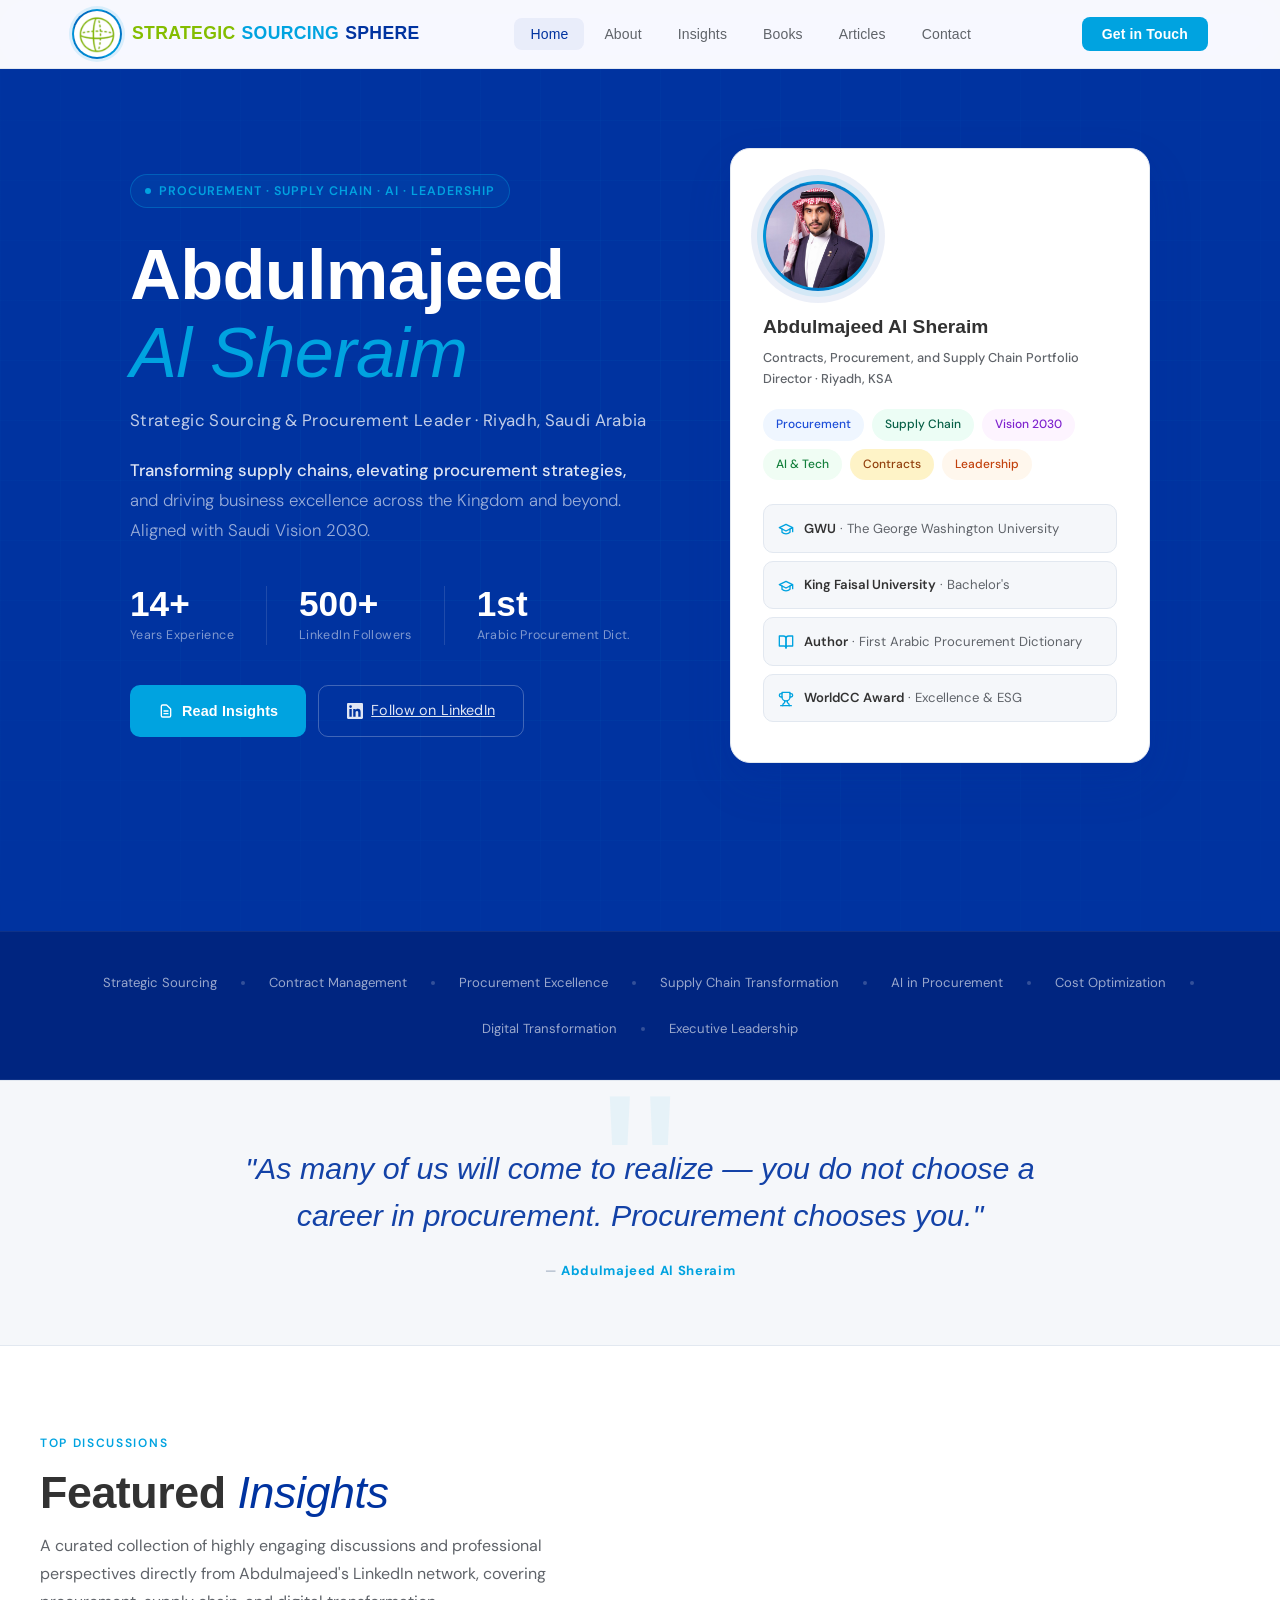
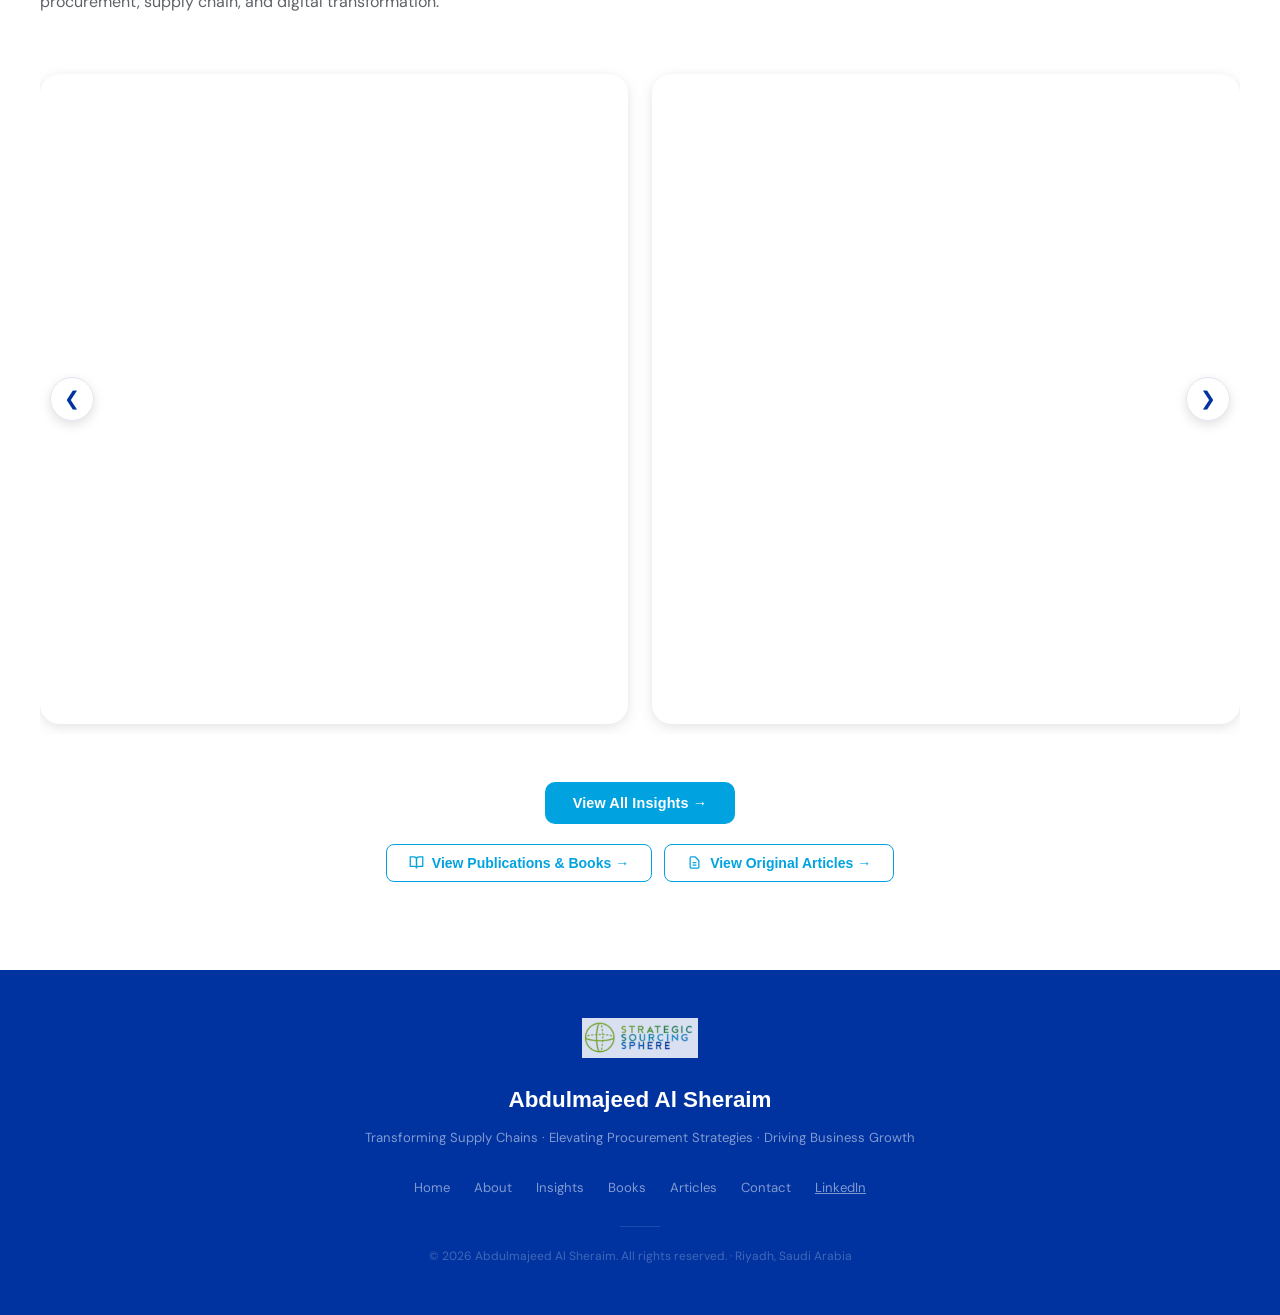
<file: SSS-Website/index.html>
<!DOCTYPE html>
<html lang="en">
<head>
     <meta name="google-site-verification" content="jP0mCWIC7hxGbi881qAP6c3g2Ym56A4_Jiri8I6nfuM" />
<meta charset="UTF-8">
<meta name="viewport" content="width=device-width, initial-scale=1.0">
<title>ss-sphere</title>
<meta name="description" content="Abdulmajeed Al Sheraim | Procurement Leader, Thought Leader in Strategic Sourcing, Supply Chain, and AI-driven Transformation. Based in Riyadh, Saudi Arabia.">

<!-- ═══════════════════════════════════════════════════════
     GOOGLE FONTS
     • 'Cormorant Garamond' REMOVED — replaced by 'Trebuchet MS' (web-safe
       substitute for Aramco's proprietary Manifa Pro2 headline font).
     • 'DM Sans' retained for body/UI copy (maps to Aramco's Segoe UI role).
     ═══════════════════════════════════════════════════════ -->
<link rel="preconnect" href="https://fonts.googleapis.com">
<link rel="icon" type="image/x-icon" href="./imgs/logo3.png">

<link href="https://fonts.googleapis.com/css2?family=DM+Sans:ital,opsz,wght@0,9..40,300;0,9..40,400;0,9..40,500;0,9..40,600;1,9..40,300&display=swap" rel="stylesheet">
<link rel="stylesheet" href="style.css">
</head>
<body>

<!-- ═══════════════════════════════════════════════════════
     NAVIGATION
     Nav background changed: dark navy → white/light corporate bar
     Logo avatar: gold border → Aramco Blue border
     CTA button:  dark gradient → solid Aramco Blue (#00A3E0)
     Logo font:   Cormorant Garamond → Trebuchet MS (bold)
═══════════════════════════════════════════════════════ -->
<nav id="navbar">
  <div class="nav-inner">
    <a class="nav-logo" onclick="showPage('home')">
      <div class="nav-logo-mark">
        <img src="./imgs/logo1.png" alt="Abdulmajeed Al Sheraim – Logo">
      </div>
      <div class="nav-logo-text">
        <span style="color: var(--aramco-green);">STRATEGIC</span>
        <span style="color: var(--aramco-blue);">SOURCING</span>
        <span style="color: var(--aramco-dark-blue);">SPHERE</span>
      </div>
    </a>
    <div class="nav-links">
      <button class="nav-link active" onclick="showPage('home')"    id="nav-home">Home</button>
      <button class="nav-link" onclick="showPage('about')"          id="nav-about">About</button>
      <button class="nav-link" onclick="showPage('insights')"       id="nav-insights">Insights</button>
      <button class="nav-link" onclick="showPage('books')"          id="nav-books">Books</button>
      <button class="nav-link" onclick="showPage('articles')"       id="nav-articles">Articles</button>
      <button class="nav-link" onclick="showPage('contact')"        id="nav-contact">Contact</button>
    </div>
    <button class="nav-cta" onclick="showPage('contact')">Get in Touch</button>
    <button class="hamburger" onclick="toggleMobile()">
      <svg fill="none" viewBox="0 0 24 24" stroke="currentColor"><path stroke-linecap="round" stroke-linejoin="round" stroke-width="2" d="M4 6h16M4 12h16M4 18h16"/></svg>
    </button>
  </div>
</nav>

<!-- Mobile menu — Aramco Deep Blue background (#0033A0) -->
<div class="mobile-menu" id="mobileMenu">
  <button class="mobile-link" onclick="showPage('home');toggleMobile()">Home</button>
  <button class="mobile-link" onclick="showPage('about');toggleMobile()">About</button>
  <button class="mobile-link" onclick="showPage('insights');toggleMobile()">Insights</button>
  <button class="mobile-link" onclick="showPage('books');toggleMobile()">Books</button>
  <button class="mobile-link" onclick="showPage('articles');toggleMobile()">Articles</button>
  <button class="mobile-link" onclick="showPage('contact');toggleMobile()">Contact</button>
</div>

<!-- ═══════════════════════════════════════════════════════
     HOME PAGE
═══════════════════════════════════════════════════════ -->
<div id="page-home" class="page active">

  <!-- ── HERO SECTION ──────────────────────────────────────
       Background: Aramco Deep Blue (#0033A0) — replaces #07111F
       .hero-glow & .hero-glow-2: display:none (removed per guidelines)
       Badge:       Aramco Blue border/text instead of gold
       Name font:   Trebuchet MS (bold) instead of Cormorant Garamond
       Italic:      Aramco Blue (#00A3E0) instead of --gold-light
       Stat nums:   Trebuchet MS bold instead of Cormorant Garamond
       Avatar:      Aramco Blue border, no gold ring/glow
  ──────────────────────────────────────────────────────── -->
  <section class="hero">
    <div class="hero-grid"></div>
    <!-- Glow elements left in HTML but hidden via CSS (display:none) -->
    <div class="hero-glow"></div>
    <div class="hero-glow-2"></div>
    <div class="hero-inner">
      <div class="hero-content">
        <div class="hero-badge">
          <span class="hero-badge-dot"></span>
          Procurement · Supply Chain · AI · Leadership
        </div>
        <h1 class="hero-name">
          Abdulmajeed<br><em>Al Sheraim</em>
        </h1>
        <p class="hero-title">Strategic Sourcing & Procurement Leader · Riyadh, Saudi Arabia</p>
        <p class="hero-tagline">
          <strong>Transforming supply chains, elevating procurement strategies,</strong> and driving business excellence across the Kingdom and beyond. Aligned with Saudi Vision 2030.
        </p>
        <div class="hero-stats">
          <div class="hero-stat">
            <div class="hero-stat-num">14+</div>
            <div class="hero-stat-label">Years Experience</div>
          </div>
          <div class="hero-stat-divider"></div>
          <div class="hero-stat">
            <div class="hero-stat-num">500+</div>
            <div class="hero-stat-label">LinkedIn Followers</div>
          </div>
          <div class="hero-stat-divider"></div>
          <div class="hero-stat">
            <div class="hero-stat-num">1st</div>
            <div class="hero-stat-label">Arabic Procurement Dict.</div>
          </div>
        </div>
        <div class="hero-actions">
          <!-- btn-primary: solid Aramco Blue (#00A3E0) — replaces dark gradient -->
          <button class="btn-primary" onclick="showPage('insights')">
            <svg width="16" height="16" fill="none" viewBox="0 0 24 24" stroke="currentColor"><path stroke-linecap="round" stroke-linejoin="round" stroke-width="2" d="M9 12h6m-6 4h6m2 5H7a2 2 0 01-2-2V5a2 2 0 012-2h5.586a1 1 0 01.707.293l5.414 5.414a1 1 0 01.293.707V19a2 2 0 01-2 2z"/></svg>
            Read Insights
          </button>
          <!-- btn-outline: transparent with white border — unchanged for dark bg -->
          <a class="btn-outline" href="https://www.linkedin.com/in/abdulmajeed-alsheraim/" target="_blank">
            <svg width="16" height="16" viewBox="0 0 24 24" fill="currentColor"><path d="M20.447 20.452h-3.554v-5.569c0-1.328-.027-3.037-1.852-3.037-1.853 0-2.136 1.445-2.136 2.939v5.667H9.351V9h3.414v1.561h.046c.477-.9 1.637-1.85 3.37-1.85 3.601 0 4.267 2.37 4.267 5.455v6.286zM5.337 7.433a2.062 2.062 0 01-2.063-2.065 2.064 2.064 0 112.063 2.065zm1.782 13.019H3.555V9h3.564v11.452zM22.225 0H1.771C.792 0 0 .774 0 1.729v20.542C0 23.227.792 24 1.771 24h20.451C23.2 24 24 23.227 24 22.271V1.729C24 .774 23.2 0 22.222 0h.003z"/></svg>
            Follow on LinkedIn
          </a>
        </div>
      </div>

      <!-- Profile Card -->
      <div>
        <div class="hero-card">
          <div class="hero-avatar">
            <img src="./imgs/1742757129322.jpeg" alt="Abdulmajeed Al Sheraim">
          </div>
          <!-- Card name font: Trebuchet MS bold — Cormorant Garamond removed -->
          <div class="hero-card-name">Abdulmajeed Al Sheraim</div>
          <div class="hero-card-title">Contracts, Procurement, and Supply Chain Portfolio Director · Riyadh, KSA</div>
          <div class="hero-card-tags">
            <span class="tag hero-tag cat-procurement" onclick="filterByTag('Procurement')">Procurement</span>
            <span class="tag hero-tag cat-supplychain" onclick="filterByTag('Supply Chain')">Supply Chain</span>
            <span class="tag hero-tag cat-vision2030" onclick="filterByTag('Vision 2030')">Vision 2030</span>
            <span class="tag hero-tag cat-ai" onclick="filterByTag('AI')">AI & Tech</span>
            <span class="tag hero-tag cat-contracts" onclick="filterByTag('Contracts')">Contracts</span>
            <span class="tag hero-tag cat-leadership" onclick="filterByTag('Leadership')">Leadership</span>
          </div>
          <div class="hero-card-stat">
            <span class="hero-card-stat-icon"><svg class="custom-svg-icon" viewBox="0 0 24 24"><path d="M22 10v6M2 10l10-5 10 5-10 5z"/><path d="M6 12v5c3 3 9 3 12 0v-5"/></svg></span>
            <span class="hero-card-stat-text"><strong>GWU</strong> · The George Washington University</span>
          </div>
          <div class="hero-card-stat">
            <span class="hero-card-stat-icon"><svg class="custom-svg-icon" viewBox="0 0 24 24"><path d="M22 10v6M2 10l10-5 10 5-10 5z"/><path d="M6 12v5c3 3 9 3 12 0v-5"/></svg></span>
            <span class="hero-card-stat-text"><strong>King Faisal University</strong> · Bachelor's</span>
          </div>
          <div class="hero-card-stat">
            <span class="hero-card-stat-icon"><svg class="custom-svg-icon" viewBox="0 0 24 24"><path d="M2 3h6a4 4 0 0 1 4 4v14a3 3 0 0 0-3-3H2z"/><path d="M22 3h-6a4 4 0 0 0-4 4v14a3 3 0 0 1 3-3h7z"/></svg></span>
            <span class="hero-card-stat-text"><strong>Author</strong> · First Arabic Procurement Dictionary</span>
          </div>
          <div class="hero-card-stat">
            <span class="hero-card-stat-icon"><svg class="custom-svg-icon" viewBox="0 0 24 24"><path d="M6 9H4.5a2.5 2.5 0 0 1 0-5H6"/><path d="M18 9h1.5a2.5 2.5 0 0 0 0-5H18"/><path d="M4 22h16"/><path d="M10 14.66V17c0 .55-.47.98-.97 1.21C7.85 18.75 7 20.24 7 22"/><path d="M14 14.66V17c0 .55.47.98.97 1.21C16.15 18.75 17 20.24 17 22"/><path d="M18 2H6v7a6 6 0 0 0 12 0V2Z"/></svg></span>
            <span class="hero-card-stat-text"><strong>WorldCC Award</strong> · Excellence & ESG</span>
          </div>
        </div>
      </div>
    </div>
  </section>

  <!-- ── EXPERTISE STRIP — Aramco Deep Blue (#002580) ── -->
  <div class="expertise-strip">
    <div class="expertise-inner">
      <div class="expertise-item"><span>Strategic Sourcing</span></div>
      <div class="expertise-dot"></div>
      <div class="expertise-item"><span>Contract Management</span></div>
      <div class="expertise-dot"></div>
      <div class="expertise-item"><span>Procurement Excellence</span></div>
      <div class="expertise-dot"></div>
      <div class="expertise-item"><span>Supply Chain Transformation</span></div>
      <div class="expertise-dot"></div>
      <div class="expertise-item"><span>AI in Procurement</span></div>
      <div class="expertise-dot"></div>
      <div class="expertise-item"><span>Cost Optimization</span></div>
      <div class="expertise-dot"></div>
      <div class="expertise-item"><span>Digital Transformation</span></div>
      <div class="expertise-dot"></div>
      <div class="expertise-item"><span>Executive Leadership</span></div>
    </div>
  </div>

  <!-- ── QUOTE BLOCK — Light/off-white corporate background
       Text: Aramco Deep Blue (#0033A0) — was white on navy
       Quote attr strong: Aramco Blue (#00A3E0) — was --gold-light
       Font: Trebuchet MS — was Cormorant Garamond
  ── -->
  <div class="quote-block">
    <div class="quote-text">"As many of us will come to realize — you do not choose a career in procurement. Procurement chooses you."</div>
    <div class="quote-attr">— <strong>Abdulmajeed Al Sheraim</strong></div>
  </div>

  <!-- ── FEATURED INSIGHTS SECTION — White background ── -->
  <section>
    <div class="section-inner">
      <p class="section-eyebrow">Top Discussions</p>
      <!-- Section title: Trebuchet MS — Cormorant Garamond removed -->
      <h2 class="section-title">Featured <em>Insights</em></h2>
      <p class="section-sub">A curated collection of highly engaging discussions and professional perspectives directly from Abdulmajeed's LinkedIn network, covering procurement, supply chain, and digital transformation.</p>
      <div class="carousel-container">
        <button class="carousel-btn prev" onclick="moveCarousel(-1)">&#10094;</button>

        <div class="carousel-track" id="featuredCarouselTrack">
          <div class="carousel-slide">
            <div class="iframe-wrapper">
              <iframe src="https://www.linkedin.com/embed/feed/update/urn:li:share:7374796966213476352" height="100%" width="100%" frameborder="0" allowfullscreen="" loading="lazy" title="Embedded post"></iframe>
            </div>
          </div>
          <div class="carousel-slide">
            <div class="iframe-wrapper">
              <iframe src="https://www.linkedin.com/embed/feed/update/urn:li:share:7374788519812124673" height="100%" width="100%" frameborder="0" allowfullscreen="" loading="lazy" title="Embedded post"></iframe>
            </div>
          </div>
          <div class="carousel-slide">
            <div class="iframe-wrapper">
              <iframe src="https://www.linkedin.com/embed/feed/update/urn:li:share:7374177867984683010" height="100%" width="100%" frameborder="0" allowfullscreen="" loading="lazy" title="Embedded post"></iframe>
            </div>
          </div>
          <div class="carousel-slide">
            <div class="iframe-wrapper">
              <iframe src="https://www.linkedin.com/embed/feed/update/urn:li:share:7377781747784155136" height="100%" width="100%" frameborder="0" allowfullscreen="" loading="lazy" title="Embedded post"></iframe>
            </div>
          </div>
          <div class="carousel-slide">
            <div class="iframe-wrapper">
              <iframe src="https://www.linkedin.com/embed/feed/update/urn:li:share:7352593313960550400" height="100%" width="100%" frameborder="0" allowfullscreen="" loading="lazy" title="Embedded post"></iframe>
            </div>
          </div>
          <div class="carousel-slide">
            <div class="iframe-wrapper">
              <iframe src="https://www.linkedin.com/embed/feed/update/urn:li:share:7341822738187149312" height="100%" width="100%" frameborder="0" allowfullscreen="" title="Embedded post"></iframe>
            </div>
          </div>
          <div class="carousel-slide">
            <div class="iframe-wrapper">
              <iframe src="https://www.linkedin.com/embed/feed/update/urn:li:share:7340945598793052160" height="100%" width="100%" frameborder="0" allowfullscreen="" title="Embedded post"></iframe>
            </div>
          </div>
          <div class="carousel-slide">
            <div class="iframe-wrapper">
              <iframe src="https://www.linkedin.com/embed/feed/update/urn:li:share:7340580182535090177" height="100%" width="100%" frameborder="0" allowfullscreen="" title="Embedded post"></iframe>
            </div>
          </div>
          <div class="carousel-slide">
            <div class="iframe-wrapper">
              <iframe src="https://www.linkedin.com/embed/feed/update/urn:li:share:7332037714768297984" height="100%" width="100%" frameborder="0" allowfullscreen="" title="Embedded post"></iframe>
            </div>
          </div>
          <div class="carousel-slide">
            <div class="iframe-wrapper">
              <iframe src="https://www.linkedin.com/embed/feed/update/urn:li:share:7335204247178731521" height="100%" width="100%" frameborder="0" allowfullscreen="" title="Embedded post"></iframe>
            </div>
          </div>
          <div class="carousel-slide">
            <div class="iframe-wrapper">
              <iframe src="https://www.linkedin.com/embed/feed/update/urn:li:share:7329161967569469441" height="100%" width="100%" frameborder="0" allowfullscreen="" title="Embedded post"></iframe>
            </div>
          </div>
          <div class="carousel-slide">
            <div class="iframe-wrapper">
              <iframe src="https://www.linkedin.com/embed/feed/update/urn:li:share:7329751997744676865" height="100%" width="100%" frameborder="0" allowfullscreen="" title="Embedded post"></iframe>
            </div>
          </div>
          <div class="carousel-slide">
            <div class="iframe-wrapper">
              <iframe src="https://www.linkedin.com/embed/feed/update/urn:li:share:7325389660199796736" height="100%" width="100%" frameborder="0" allowfullscreen="" title="Embedded post"></iframe>
            </div>
          </div>
          <div class="carousel-slide">
            <div class="iframe-wrapper">
              <iframe src="https://www.linkedin.com/embed/feed/update/urn:li:share:7319400996764315648" height="100%" width="100%" frameborder="0" allowfullscreen="" title="Embedded post"></iframe>
            </div>
          </div>
          <div class="carousel-slide">
            <div class="iframe-wrapper">
              <iframe src="https://www.linkedin.com/embed/feed/update/urn:li:share:7140445337822879744" height="100%" width="100%" frameborder="0" allowfullscreen="" title="Embedded post"></iframe>
            </div>
          </div>
          <div class="carousel-slide">
            <div class="iframe-wrapper">
              <iframe src="https://www.linkedin.com/embed/feed/update/urn:li:share:7102559970289725440" height="100%" width="100%" frameborder="0" allowfullscreen="" title="Embedded post"></iframe>
            </div>
          </div>
        </div>

        <button class="carousel-btn next" onclick="moveCarousel(1)">&#10095;</button>
      </div>

      <div style="text-align:center;margin-top:48px;">
        <button class="btn-primary" onclick="showPage('insights')" style="display:inline-flex;">
          View All Insights →
        </button>
      </div>

      <!-- Quick-links to the new dedicated pages -->
     <div style="display:flex;gap:12px;justify-content:center;margin-top:20px;flex-wrap:wrap;">
        <button class="btn-outline-blue" onclick="showPage('books')">
          <svg width="15" height="15" fill="none" viewBox="0 0 24 24" stroke="currentColor" stroke-width="2"><path d="M2 3h6a4 4 0 0 1 4 4v14a3 3 0 0 0-3-3H2z"/><path d="M22 3h-6a4 4 0 0 0-4 4v14a3 3 0 0 1 3-3h7z"/></svg>
          View Publications &amp; Books →
        </button>
        <button class="btn-outline-blue" onclick="showPage('articles')">
          <svg width="15" height="15" fill="none" viewBox="0 0 24 24" stroke="currentColor" stroke-width="2"><path d="M9 12h6m-6 4h6m2 5H7a2 2 0 01-2-2V5a2 2 0 012-2h5.586a1 1 0 01.707.293l5.414 5.414a1 1 0 01.293.707V19a2 2 0 01-2 2z"/></svg>
          View Original Articles →
        </button>
      </div>
  </section>

</div><!-- /page-home -->

<!-- ═══════════════════════════════════════════════════════
     ABOUT PAGE
     Hero banner:  --navy (#0033A0 Aramco Deep Blue) — was #07111F
     Eyebrow text: --aramco-blue — was --gold-light
     Italic/em:    --aramco-blue — was --gold-light
     Sub text:     rgba(255,255,255,0.6) — unchanged
     Portrait badge line: Aramco Blue — was gold
     Font:         Trebuchet MS for headings — Cormorant Garamond removed
═══════════════════════════════════════════════════════ -->
<div id="page-about" class="page">
  <!-- Top spacer — Aramco Deep Blue (#0033A0) -->
  <div style="height:68px;background:var(--navy);"></div>

  <!-- About page hero banner — Aramco Deep Blue background -->
  <section style="background:var(--navy);padding:64px 32px 88px;">
    <div class="section-inner">
      <!-- Eyebrow: Aramco Blue (#00A3E0) — was --gold-light -->
      <p class="section-eyebrow" style="color:var(--aramco-blue);">About</p>
      <!-- Title: Trebuchet MS — Cormorant Garamond removed -->
      <h1 class="section-title" style="color:white;font-size:clamp(2.4rem,4vw,3.6rem);font-family:'Trebuchet MS',Trebuchet,sans-serif;">
        The <em style="color:var(--aramco-blue);font-style:italic;">Story</em> Behind the Expertise
      </h1>
      <p class="section-sub" style="color:rgba(255,255,255,0.6);max-width:640px;">
        A career defined by curiosity, resilience, and a relentless pursuit of excellence — reshaping procurement across the Kingdom and aligning with Saudi Vision 2030.
      </p>
    </div>
  </section>

  <section>
    <div class="section-inner">
      <div class="about-grid">
        <div class="about-sidebar">
          <div class="about-portrait">
            <div class="about-portrait-initials">
              <img src="./imgs/1742757129322.jpeg" alt="Abdulmajeed Al Sheraim">
            </div>
            <div class="about-portrait-badge">
              <div class="about-portrait-badge-title">Abdulmajeed Al Sheraim</div>
              <div class="about-portrait-badge-sub">Strategic Sourcing Leader · Riyadh, KSA</div>
              <!-- Accent line: Aramco Blue (#00A3E0) — was --gold -->
              <div class="about-portrait-badge-line"></div>
            </div>
          </div>
          <div class="about-info-card">
            <div class="about-info-row">
              <span class="about-info-icon"><svg class="custom-svg-icon" viewBox="0 0 24 24"><path d="M20 10c0 6-8 12-8 12s-8-6-8-12a8 8 0 0 1 16 0Z"/><circle cx="12" cy="10" r="3"/></svg></span>
              <div><div class="about-info-label">Location</div><div class="about-info-value">Riyadh, Saudi Arabia</div></div>
            </div>
            <div class="about-info-row">
              <span class="about-info-icon"><svg class="custom-svg-icon" viewBox="0 0 24 24"><path d="M22 10v6M2 10l10-5 10 5-10 5z"/><path d="M6 12v5c3 3 9 3 12 0v-5"/></svg></span>
              <div><div class="about-info-label">Education</div><div class="about-info-value">GWU & King Faisal University</div></div>
            </div>
            <div class="about-info-row">
              <span class="about-info-icon"><svg class="custom-svg-icon" viewBox="0 0 24 24"><rect x="4" y="2" width="16" height="20" rx="2" ry="2"/><path d="M9 22v-4h6v4"/><path d="M8 6h.01"/><path d="M16 6h.01"/><path d="M12 6h.01"/><path d="M12 10h.01"/><path d="M12 14h.01"/><path d="M16 10h.01"/><path d="M16 14h.01"/><path d="M8 10h.01"/><path d="M8 14h.01"/></svg></span>
              <div><div class="about-info-label">Current Role</div><div class="about-info-value">Portfolio Director, Strategic Sourcing Sphere</div></div>
            </div>
            <div class="about-info-row">
              <span class="about-info-icon"><svg class="custom-svg-icon" viewBox="0 0 24 24"><circle cx="12" cy="12" r="10"/><path d="M12 2a15.3 15.3 0 0 1 4 10 15.3 15.3 0 0 1-4 10 15.3 15.3 0 0 1-4-10 15.3 15.3 0 0 1 4-10z"/><path d="M2 12h20"/></svg></span>
              <div><div class="about-info-label">Languages</div><div class="about-info-value">Arabic · English</div></div>
            </div>
            <div class="about-info-row">
              <span class="about-info-icon"><svg class="custom-svg-icon" viewBox="0 0 24 24"><rect x="2" y="7" width="20" height="14" rx="2" ry="2"/><path d="M16 21V5a2 2 0 0 0-2-2h-4a2 2 0 0 0-2 2v16"/></svg></span>
              <div><div class="about-info-label">Connections</div><div class="about-info-value">500+ LinkedIn</div></div>
            </div>
          </div>
        </div>

        <div class="about-main">
          <div class="about-bio">
            <strong>Abdulmajeed Al Sheraim is one of Saudi Arabia's foremost voices in strategic procurement, supply chain transformation, and contract management.</strong>
            <br><br>
            Over two decades, he has risen through the ranks of procurement — from early roles at Saudi Aramco to becoming the Contracts, Procurement, and Supply Chain Portfolio Director at Strategic Sourcing Sphere, where he leads enterprise sourcing strategies driving millions in value. His expertise spans the full procurement lifecycle: vendor selection, contract negotiation, risk management, supplier governance, ESG integration, and digital transformation. He is a practitioner who thinks like a strategist, and a leader who mentors like a teacher.
            <br><br>
            As a Portfolio Director at <strong>Strategic Sourcing Sphere</strong>, Abdulmajeed helps organizations unlock value from their procurement and contracting functions, with a proven track record in major infrastructure projects across Saudi Arabia. His work earned national recognition for enhancing sustainable contracting practices aligned with <strong>Saudi Vision 2030</strong> goals in ESG, supplier diversity, and economic localization.
            <br><br>
            Abdulmajeed is also a published author — co-creator of the <strong>first-of-its-kind Arabic Contracts, Procurement, and Supply Chain Dictionary</strong>, published by King Salman Global Academy for Arabic Language. This landmark publication sets a new standard for professional terminology in Arabic-speaking markets globally.
          </div>

          <!-- About section headings: Trebuchet MS — Cormorant Garamond removed -->
          <h3 class="about-section-title">Career Journey</h3>
          <div class="timeline">
            <div class="timeline-item">
              <div class="timeline-marker"><div class="timeline-dot"></div><div class="timeline-line"></div></div>
              <div class="timeline-content">
                <div class="timeline-role">Contracts, Procurement, and Supply Chain Portfolio Director</div>
                <!-- timeline-org: Aramco Blue (#00A3E0) in CSS -->
                <div class="timeline-org">Strategic Sourcing Sphere</div>
                <div class="timeline-period">Feb 2022 – Present · Riyadh, Saudi Arabia</div>
                <div class="timeline-desc">Leading strategic sourcing, contract management, and supply chain optimization for major clients across infrastructure, energy, and public sector. Increased supply chain performance by 25% through data-driven procurement strategies.</div>
              </div>
            </div>
            <div class="timeline-item">
              <div class="timeline-marker"><div class="timeline-dot"></div><div class="timeline-line" style="display:none;"></div></div>
              <div class="timeline-content">
                <div class="timeline-role">Procurement and Contract Portfolio Manager</div>
                <div class="timeline-org">Saudi Aramco</div>
                <div class="timeline-period">Oct 2012 – Jan 2022 · Dhahran, Saudi Arabia</div>
                <div class="timeline-desc">Enhanced schedule adherence by 40% through advanced sourcing strategies. Saved 25% against budget by deploying innovative contracting and procurement strategies, generating significant savings through market research and execution.</div>
              </div>
            </div>
          </div>

          <h3 class="about-section-title">Vision & Values</h3>
          <div class="values-grid">
            <div class="value-card">
              <!-- value-icon: Aramco Blue (#00A3E0) in CSS -->
              <div class="value-icon"><svg class="custom-svg-icon" viewBox="0 0 24 24"><circle cx="12" cy="12" r="10"/><circle cx="12" cy="12" r="6"/><circle cx="12" cy="12" r="2"/></svg></div>
              <div class="value-title">Excellence Beyond the Award</div>
              <div class="value-desc">True procurement value is realized after contracts are signed. Abdulmajeed's philosophy centers on post-award excellence and transformative outcomes.</div>
            </div>
            <div class="value-card">
              <div class="value-icon"><svg class="custom-svg-icon" viewBox="0 0 24 24"><path d="M11 20A7 7 0 0 1 9.8 6.1C15.5 5 17 4.48 19 2c1 2 2 4.18 2 8 0 5.5-4.78 10-10 10Z"/><path d="M2 21c0-3 1.85-5.36 5.08-6C9.5 14.52 12 13 13 12"/></svg></div>
              <div class="value-title">Sustainable Sourcing</div>
              <div class="value-desc">Integrating ESG principles, supplier diversity, and ethical sourcing into every procurement decision — building supply chains that last.</div>
            </div>
            <div class="value-card">
              <div class="value-icon"><svg class="custom-svg-icon" viewBox="0 0 24 24"><path d="M16 21v-2a4 4 0 0 0-4-4H6a4 4 0 0 0-4 4v2"/><circle cx="9" cy="7" r="4"/><path d="M22 21v-2a4 4 0 0 0-3-3.87"/><path d="M16 3.13a4 4 0 0 1 0 7.75"/></svg></div>
              <div class="value-title">Mentorship & Legacy</div>
              <div class="value-desc">"You don't need to be a scientist or an engineer to work in procurement—but you do need to be curious, resourceful, and committed to quality." Investing in the next generation of procurement professionals.</div>
            </div>
            <div class="value-card">
              <div class="value-icon"><svg class="custom-svg-icon" viewBox="0 0 24 24"><path d="m12 3-1.912 5.813a2 2 0 0 1-1.275 1.275L3 12l5.813 1.912a2 2 0 0 1 1.275 1.275L12 21l1.912-5.813a2 2 0 0 1 1.275-1.275L21 12l-5.813-1.912a2 2 0 0 1-1.275-1.275L12 3Z"/><path d="M5 3v4"/><path d="M3 5h4"/></svg></div>
              <div class="value-title">AI-Driven Transformation</div>
              <div class="value-desc">Leveraging artificial intelligence and digital tools to reimagine procurement processes, supplier analytics, and contract intelligence.</div>
            </div>
          </div>

          <h3 class="about-section-title">Key Achievements</h3>
          <div style="display:flex;flex-direction:column;gap:12px;">
            <!-- Achievement icon: Aramco Blue (#00A3E0) via var(--aramco-blue) -->
            <div class="achievement-card">
              <span style="font-size:1.4rem;flex-shrink:0;color:var(--aramco-blue);"><svg class="custom-svg-icon" viewBox="0 0 24 24"><circle cx="12" cy="8" r="7"/><polyline points="8.21 13.89 7 23 12 20 17 23 15.79 13.88"/></svg></span>
              <div>
                <div style="font-size:0.9rem;font-weight:600;color:var(--text-primary);margin-bottom:4px;">FIDIC Certified Contract Manager</div>
                <div style="font-size:0.82rem;color:var(--text-secondary);">Achieved prestigious international certification from FIDIC, demonstrating elite capability in managing and administering complex global engineering and construction contracts.</div>
              </div>
            </div>
            <div class="achievement-card">
              <span style="font-size:1.4rem;flex-shrink:0;color:var(--aramco-blue);"><svg class="custom-svg-icon" viewBox="0 0 24 24"><path d="M2 3h6a4 4 0 0 1 4 4v14a3 3 0 0 0-3-3H2z"/><path d="M22 3h-6a4 4 0 0 0-4 4v14a3 3 0 0 1 3-3h7z"/></svg></span>
              <div>
                <div style="font-size:0.9rem;font-weight:600;color:var(--text-primary);margin-bottom:4px;">First Arabic Procurement & Supply Chain Dictionary</div>
                <div style="font-size:0.82rem;color:var(--text-secondary);">Co-authored and published by King Salman Global Academy for Arabic Language — a pioneering reference setting international terminology standards for Arabic-speaking markets.</div>
              </div>
            </div>
            <div class="achievement-card">
              <span style="font-size:1.4rem;flex-shrink:0;color:var(--aramco-green);"><svg class="custom-svg-icon" viewBox="0 0 24 24"><path d="M11 20A7 7 0 0 1 9.8 6.1C15.5 5 17 4.48 19 2c1 2 2 4.18 2 8 0 5.5-4.78 10-10 10Z"/><path d="M2 21c0-3 1.85-5.36 5.08-6C9.5 14.52 12 13 13 12"/></svg></span>
              <div>
                <div style="font-size:0.9rem;font-weight:600;color:var(--text-primary);margin-bottom:4px;">ESG Sustainable Contracting Recognition</div>
                <div style="font-size:0.82rem;color:var(--text-secondary);">Recognized for enhancing sustainable contracting through improved governance, ESG alignment, supplier diversity, and digital contract management — supporting Vision 2030 goals.</div>
              </div>
            </div>
          </div>
        </div>
      </div>
    </div>
  </section>
</div><!-- /page-about -->

<!-- ═══════════════════════════════════════════════════════
     INSIGHTS PAGE
     Banner: --navy (#0033A0 Aramco Deep Blue) — was #07111F
     Eyebrow/em: Aramco Blue — was --gold-light
     Font: Trebuchet MS — Cormorant Garamond removed
═══════════════════════════════════════════════════════ -->
<div id="page-insights" class="page">
  <div style="height:68px;background:var(--navy);"></div>

  <!-- Insights page banner — Aramco Deep Blue -->
  <section style="background:var(--navy);padding:64px 32px 88px;">
    <div class="section-inner">
      <!-- Eyebrow: Aramco Blue — was --gold-light -->
      <p class="section-eyebrow" style="color:var(--aramco-blue);">Insights & Perspectives</p>
      <!-- Title: Trebuchet MS — Cormorant Garamond removed -->
      <h1 class="section-title" style="color:white;font-size:clamp(2.4rem,4vw,3.6rem);font-family:'Trebuchet MS',Trebuchet,sans-serif;">
        Thought Leadership on <em style="color:var(--aramco-blue);font-style:italic;">Procurement & Strategy</em>
      </h1>
      <p class="section-sub" style="color:rgba(255,255,255,0.6);">
        Original perspectives on procurement excellence, supply chain strategy, AI transformation, and leadership — drawn from two decades at the forefront of the industry.
      </p>
    </div>
  </section>

  <section>
    <div class="section-inner">

      <!-- ── Search bar — filters LinkedIn posts on this page ── -->
     <div class="insights-controls">
        <div class="search-bar">
          <svg fill="none" viewBox="0 0 24 24" stroke="currentColor"><path stroke-linecap="round" stroke-linejoin="round" stroke-width="2" d="M21 21l-6-6m2-5a7 7 0 11-14 0 7 7 0 0114 0z"/></svg>
          <input type="text" id="searchInput" placeholder="Search insights…" oninput="filterPosts()">
        </div>
        
        <div class="filter-chips" id="insightFilterChips">
          <button class="filter-chip active" onclick="setInsightFilter(this, 'All')">All</button>
          <button class="filter-chip" data-cat="Procurement" onclick="setInsightFilter(this, 'Procurement')">Procurement</button>
          <button class="filter-chip" data-cat="Supply Chain" onclick="setInsightFilter(this, 'Supply Chain')">Supply Chain</button>
          <button class="filter-chip" data-cat="Contracts" onclick="setInsightFilter(this, 'Contracts')">Contracts</button>
          <button class="filter-chip" data-cat="Leadership" onclick="setInsightFilter(this, 'Leadership')">Leadership</button>
          <button class="filter-chip" data-cat="Vision 2030" onclick="setInsightFilter(this, 'Vision 2030')">Vision 2030</button>
          <button class="filter-chip" data-cat="AI" onclick="setInsightFilter(this, 'AI')">AI & Tech</button>
        </div>
      </div>

      <!-- ══════════════════════════════════════════════════
           LATEST LINKEDIN POSTS
           Populated by renderInsights() with posts that have
           an embed URL (i.e. all non-Articles categories).
      ══════════════════════════════════════════════════ -->
      <div class="insights-subsection" id="linkedinSection">
        <div class="insights-subsection-header">
          <div class="insights-subsection-icon">
            <svg width="20" height="20" viewBox="0 0 24 24" fill="currentColor"><path d="M20.447 20.452h-3.554v-5.569c0-1.328-.027-3.037-1.852-3.037-1.853 0-2.136 1.445-2.136 2.939v5.667H9.351V9h3.414v1.561h.046c.477-.9 1.637-1.85 3.37-1.85 3.601 0 4.267 2.37 4.267 5.455v6.286zM5.337 7.433a2.062 2.062 0 01-2.063-2.065 2.064 2.064 0 112.063 2.065zm1.782 13.019H3.555V9h3.564v11.452zM22.225 0H1.771C.792 0 0 .774 0 1.729v20.542C0 23.227.792 24 1.771 24h20.451C23.2 24 24 23.227 24 22.271V1.729C24 .774 23.2 0 22.222 0h.003z"/></svg>
          </div>
          <div>
            <h2 class="insights-subsection-title">Latest LinkedIn Posts</h2>
            <p class="insights-subsection-sub">Discussions and perspectives shared directly on LinkedIn — covering procurement, supply chain, AI, and leadership.</p>
          </div>
        </div>
        <div class="insights-grid" id="linkedinGrid"></div>
        <div id="linkedinNoResults" style="display:none;text-align:center;padding:40px 20px;color:var(--grey-mid);">
          <div style="font-size:2rem;margin-bottom:10px;"><svg class="custom-svg-icon" viewBox="0 0 24 24"><circle cx="11" cy="11" r="8"/><path d="m21 21-4.3-4.3"/></svg></div>
          <div style="font-size:0.95rem;font-weight:500;color:var(--text-secondary);">No LinkedIn posts match your search.</div>
        </div>
        <div id="linkedinLoadMoreContainer" class="load-more-container" style="display:none;">
          <button class="btn-primary load-more-btn" onclick="loadMoreLinkedin()">Load More Posts ↓</button>
        </div>
      </div>

      <!-- Fallback shown when LinkedIn grid is empty -->
      <div id="noResults" style="display:none;text-align:center;padding:60px 20px;color:var(--grey-mid);">
        <div style="font-size:2.5rem;margin-bottom:12px;color:var(--grey-mid);"><svg class="custom-svg-icon" viewBox="0 0 24 24"><circle cx="11" cy="11" r="8"/><path d="m21 21-4.3-4.3"/></svg></div>
        <div style="font-size:1rem;font-weight:500;color:var(--text-secondary);">No insights found</div>
        <div style="font-size:0.875rem;margin-top:6px;">Try adjusting your search term.</div>
      </div>
    </div>
  </section>
</div><!-- /page-insights -->

<!-- ═══════════════════════════════════════════════════════
     CONTACT PAGE
     Banner: --navy (#0033A0 Aramco Deep Blue) — was #07111F
     Eyebrow/em: Aramco Blue — was --gold-light
     Response box: --navy (Aramco Deep Blue)
     Font: Trebuchet MS — Cormorant Garamond removed
═══════════════════════════════════════════════════════ -->
<div id="page-contact" class="page">
  <div style="height:68px;background:var(--navy);"></div>

  <!-- Contact page banner — Aramco Deep Blue -->
  <section style="background:var(--navy);padding:64px 32px 88px;">
    <div class="section-inner">
      <!-- Eyebrow: Aramco Blue — was --gold-light -->
      <p class="section-eyebrow" style="color:var(--aramco-blue);">Get In Touch</p>
      <!-- Title: Trebuchet MS — Cormorant Garamond removed -->
      <h1 class="section-title" style="color:white;font-size:clamp(2.4rem,4vw,3.6rem);font-family:'Trebuchet MS',Trebuchet,sans-serif;">
        Let's Start a <em style="color:var(--aramco-blue);font-style:italic;">Conversation</em>
      </h1>
      <p class="section-sub" style="color:rgba(255,255,255,0.6);">Whether it's a speaking engagement, collaboration, advisory opportunity, or simply connecting — Abdulmajeed welcomes meaningful professional conversations.</p>
    </div>
  </section>

  <section>
    <div class="section-inner">
      <div class="contact-grid">
        <div class="contact-info">
          <p class="contact-intro">
            Abdulmajeed is open to speaking engagements at procurement and supply chain conferences, executive advisory roles, collaborative research, and strategic partnerships. Reach out through any of the channels below.
          </p>
          <div class="contact-links">
            <a class="contact-link-item" href="https://www.linkedin.com/in/abdulmajeed-alsheraim/" target="_blank">
              <div class="contact-link-icon" style="background:#EFF6FF;">
                <svg width="20" height="20" viewBox="0 0 24 24" fill="#1D4ED8"><path d="M20.447 20.452h-3.554v-5.569c0-1.328-.027-3.037-1.852-3.037-1.853 0-2.136 1.445-2.136 2.939v5.667H9.351V9h3.414v1.561h.046c.477-.9 1.637-1.85 3.37-1.85 3.601 0 4.267 2.37 4.267 5.455v6.286zM5.337 7.433a2.062 2.062 0 01-2.063-2.065 2.064 2.064 0 112.063 2.065zm1.782 13.019H3.555V9h3.564v11.452zM22.225 0H1.771C.792 0 0 .774 0 1.729v20.542C0 23.227.792 24 1.771 24h20.451C23.2 24 24 23.227 24 22.271V1.729C24 .774 23.2 0 22.222 0h.003z"/></svg>
              </div>
              <div>
                <div class="contact-link-label">LinkedIn</div>
                <div class="contact-link-value">linkedin.com/in/abdulmajeed-alsheraim</div>
              </div>
            </a>
            <div class="contact-link-item">
              <div class="contact-link-icon" style="background:#F0FDF4; color:#15803D;">
                <svg class="custom-svg-icon" viewBox="0 0 24 24"><path d="M20 10c0 6-8 12-8 12s-8-6-8-12a8 8 0 0 1 16 0Z"/><circle cx="12" cy="10" r="3"/></svg>
              </div>
              <div>
                <div class="contact-link-label">Location</div>
                <div class="contact-link-value">Riyadh, Saudi Arabia</div>
              </div>
            </div>
            <div class="contact-link-item">
              <div class="contact-link-icon" style="background:#FFF7ED; color:#C2410C;">
                <svg class="custom-svg-icon" viewBox="0 0 24 24"><path d="M12 2a3 3 0 0 0-3 3v7a3 3 0 0 0 6 0V5a3 3 0 0 0-3-3Z"/><path d="M19 10v2a7 7 0 0 1-14 0v-2"/><line x1="12" x2="12" y1="19" y2="22"/><line x1="8" x2="16" y1="22" y2="22"/></svg>
              </div>
              <div>
                <div class="contact-link-label">Speaking</div>
                <div class="contact-link-value">Available for conferences & executive events</div>
              </div>
            </div>
            <div class="contact-link-item">
              <div class="contact-link-icon" style="background:#FDF4FF; color:#7E22CE;">
                <svg class="custom-svg-icon" viewBox="0 0 24 24"><path d="M16 21v-2a4 4 0 0 0-4-4H6a4 4 0 0 0-4 4v2"/><circle cx="9" cy="7" r="4"/><path d="M22 21v-2a4 4 0 0 0-3-3.87"/><path d="M16 3.13a4 4 0 0 1 0 7.75"/></svg>
              </div>
              <div>
                <div class="contact-link-label">Advisory</div>
                <div class="contact-link-value">Strategic procurement & supply chain consulting</div>
              </div>
            </div>
          </div>

          <!-- Response commitment box — Aramco Deep Blue (#0033A0) -->
          <div style="margin-top:40px;padding:28px;border-radius:var(--radius-lg);background:var(--navy);color:white;">
            <!-- Heading: Trebuchet MS — Cormorant Garamond removed -->
            <h4 style="font-family:'Trebuchet MS',Trebuchet,sans-serif;font-size:1.1rem;font-weight:700;margin-bottom:12px;">Response Commitment</h4>
            <p style="font-size:0.875rem;color:rgba(255,255,255,0.6);line-height:1.75;">All professional inquiries are reviewed personally. Abdulmajeed typically responds within 2–3 business days. For urgent procurement advisory matters, please indicate the nature of urgency in your message.</p>
          </div>
        </div>

        <div class="contact-form" id="contactFormContainer">
          <!-- Contact form title: Trebuchet MS — Cormorant Garamond removed -->
          <h3>Send a Message</h3>
          <div id="contactFormEl">
            <div class="form-row">
              <div class="form-group">
                <label>First Name</label>
                <input type="text" id="cfFirstName" placeholder="Your first name">
              </div>
              <div class="form-group">
                <label>Last Name</label>
                <input type="text" id="cfLastName" placeholder="Your last name">
              </div>
            </div>
            <div class="form-group">
              <label>Email Address</label>
              <input type="email" id="cfEmail" placeholder="you@company.com">
            </div>
            <div class="form-group">
              <label>Company / Organization</label>
              <input type="text" id="cfCompany" placeholder="Your organization">
            </div>
            <div class="form-group">
              <label>Subject</label>
              <select id="cfSubject">
                <option value="">Select a topic…</option>
                <option>Speaking Engagement</option>
                <option>Advisory / Consulting</option>
                <option>Collaboration / Partnership</option>
                <option>Media / Press</option>
                <option>General Inquiry</option>
              </select>
            </div>
            <div class="form-group">
              <label>Message</label>
              <textarea id="cfMessage" placeholder="Share the details of your inquiry…"></textarea>
            </div>
            <!-- Submit: Aramco Deep Blue → Aramco Blue gradient via CSS .form-submit -->
            <button class="form-submit" onclick="submitForm()">Send Message →</button>
          </div>
          <div class="form-success" id="formSuccess">
            <div class="form-success-icon"><svg class="custom-svg-icon" viewBox="0 0 24 24"><path d="M22 11.08V12a10 10 0 1 1-5.93-9.14"/><polyline points="22 4 12 14.01 9 11.01"/></svg></div>
            <h4>Message Received</h4>
            <p>Thank you for reaching out. Abdulmajeed will review your message and respond within 2–3 business days.</p>
          </div>
        </div>
      </div>
    </div>
  </section>
</div><!-- /page-contact -->

<!-- ═══════════════════════════════════════════════════════
     BOOKS PAGE  (#page-books)
     Routing: showPage('books') → id="nav-books"
     Pattern: identical hero-banner style to About / Insights pages.
     Content: the publications-section extracted from page-home.
═══════════════════════════════════════════════════════ -->
<div id="page-books" class="page">

  <!-- Spacer — same 68 px as all inner pages so content clears the fixed nav -->
  <div style="height:68px;background:var(--navy);"></div>

  <!-- ── Hero Banner — Aramco Deep Blue (matches About / Insights) ── -->
  <section style="background:var(--navy);padding:64px 32px 88px;">
    <div class="section-inner">
      <p class="section-eyebrow" style="color:var(--aramco-blue);">Written Work</p>
      <h1 class="section-title" style="color:white;font-size:clamp(2.4rem,4vw,3.6rem);font-family:'Trebuchet MS',Trebuchet,sans-serif;">
        Publications <em style="color:var(--aramco-blue);font-style:italic;">&amp; Books</em>
      </h1>
      <p class="section-sub" style="color:rgba(255,255,255,0.6);max-width:640px;">
        Pioneering reference works in Arabic-language procurement, supply chain, and strategic sourcing — designed to elevate professional standards across the Kingdom and beyond.
      </p>
    </div>
  </section>

  <!-- ── Publications Grid ─────────────────────────────────────────
       HOW TO ADD A REAL BOOK:
         1. Drop the book cover image into ./imgs/
         2. Replace src="./imgs/PLACEHOLDER_BOOK_N.jpg" with your filename
         3. Update the <h3> title, <p> description, year and category badge
         4. Set the href="#" on both buttons to the actual PDF paths:
              Read Online  → href="./pdfs/YOUR_BOOK_FILENAME.pdf"  target="_blank"
              Download PDF → href="./pdfs/YOUR_BOOK_FILENAME.pdf"  download
         5. Duplicate or remove a <div class="book-card"> block to match
            the number of publications you have.
  ──────────────────────────────────────────────────────────────── -->
  <section class="publications-section">
    <div class="section-inner">

      <!-- ── Publications Subsection Header — matches Insights page layout ── -->
      <div class="insights-subsection-header">
        <div class="insights-subsection-icon">
          <svg width="20" height="20" fill="none" viewBox="0 0 24 24" stroke="currentColor" stroke-width="2">
            <path stroke-linecap="round" stroke-linejoin="round" d="M2 3h6a4 4 0 0 1 4 4v14a3 3 0 0 0-3-3H2z"/>
            <path stroke-linecap="round" stroke-linejoin="round" d="M22 3h-6a4 4 0 0 0-4 4v14a3 3 0 0 1 3-3h7z"/>
          </svg>
        </div>
        <div>
          <h2 class="insights-subsection-title">Featured Publications &amp; Books</h2>
          <p class="insights-subsection-sub">In-depth reference books, academic research, and comprehensive guides shaping the future of procurement and supply chain management.</p>
        </div>
      </div>

      <div class="publications-grid">

        <!-- ── BOOK CARD 1 ──────────────────────────────────── -->
        <div class="book-card reveal">
          <div class="book-cover">
            <img src="./imgs/book1.png"
                 alt="First-Time-Right Procurement: Substitution of the Paradox Purchasing Savings through First-Time-Right Procurement (FTRP)."
                 onerror="this.parentElement.classList.add('book-cover--fallback')">
            <div class="book-cover-overlay">
              <span class="book-cover-icon">
                <svg class="custom-svg-icon" viewBox="0 0 24 24"><path d="M2 3h6a4 4 0 0 1 4 4v14a3 3 0 0 0-3-3H2z"/><path d="M22 3h-6a4 4 0 0 0-4 4v14a3 3 0 0 1 3-3h7z"/></svg>
              </span>
            </div>
          </div>
          <div class="book-info">
            <div class="book-meta-row">
              <span class="book-badge">2015</span>
              <span class="book-badge book-badge--green">Research / Dissertation</span>
            </div>
            <h3 class="book-title">First-Time-Right Procurement: Substitution of the Paradox Purchasing Savings through First-Time-Right Procurement (FTRP).</h3>
            <p class="book-desc">This research explores how traditional monetary purchasing savings can negatively impact a company's long-term success and proposes a new, quantifiable method based on the "First-Time-Right" principle to measure procurement performance through process quality and time rather than just cost reduction.</p>
            <div class="book-actions">
              <a href="./pdfs/First-Time-Right Procurement_ Substitution of the Paradox Purchasing Savings through First-Time-Right Procurement (FTRP) ( PDFDrive ).pdf" class="book-btn book-btn--primary" target="_blank">
                <svg class="custom-svg-icon" viewBox="0 0 24 24"><path d="M2 3h6a4 4 0 0 1 4 4v14a3 3 0 0 0-3-3H2z"/><path d="M22 3h-6a4 4 0 0 0-4 4v14a3 3 0 0 1 3-3h7z"/></svg>
                Read Online
              </a>
              <a href="./pdfs/First-Time-Right Procurement_ Substitution of the Paradox Purchasing Savings through First-Time-Right Procurement (FTRP) ( PDFDrive ).pdf" class="book-btn book-btn--outline" download>
                <svg class="custom-svg-icon" viewBox="0 0 24 24"><path d="M21 15v4a2 2 0 0 1-2 2H5a2 2 0 0 1-2-2v-4"/><polyline points="7 10 12 15 17 10"/><line x1="12" y1="15" x2="12" y2="3"/></svg>
                Download PDF
              </a>
            </div>
          </div>
        </div>

        <!-- ── BOOK CARD 2 ─────────────────────────────-->
        <div class="book-card reveal">
          <div class="book-cover">
            <img src="./imgs/book2.png"
                 alt="Procurement Guide and Checklist for Digital Identification Systems."
                 onerror="this.parentElement.classList.add('book-cover--fallback')">
            <div class="book-cover-overlay">
              <span class="book-cover-icon">
                <svg class="custom-svg-icon" viewBox="0 0 24 24"><path d="M2 3h6a4 4 0 0 1 4 4v14a3 3 0 0 0-3-3H2z"/><path d="M22 3h-6a4 4 0 0 0-4 4v14a3 3 0 0 1 3-3h7z"/></svg>
              </span>
            </div>
          </div>
          <div class="book-info">
            <div class="book-meta-row">
              <span class="book-badge">2019</span>
              <span class="book-badge book-badge--green">Guide / Checklist</span>
            </div>
            <h3 class="book-title">Procurement Guide and Checklist for Digital Identification Systems.</h3>
            <p class="book-desc">This guide is designed to assist governments, multilateral institutions, and consultants in systematically assessing their procurement needs and executing the procurement processes for digital identification systems. It provides comprehensive checklists, best practices, and strategic advice to help develop robust requests for proposals (RFPs) and mitigate common risks such as vendor and technology lock-in.</p>
            <div class="book-actions">
              <a href="./pdfs/Procurement-Guide-And-Checklist-For-Digital-Identification-Systems.pdf" class="book-btn book-btn--primary" target="_blank">
                <svg class="custom-svg-icon" viewBox="0 0 24 24"><path d="M2 3h6a4 4 0 0 1 4 4v14a3 3 0 0 0-3-3H2z"/><path d="M22 3h-6a4 4 0 0 0-4 4v14a3 3 0 0 1 3-3h7z"/></svg>
                Read Online
              </a>
              <a href="./pdfs/Procurement-Guide-And-Checklist-For-Digital-Identification-Systems.pdf" class="book-btn book-btn--outline" download>
                <svg class="custom-svg-icon" viewBox="0 0 24 24"><path d="M21 15v4a2 2 0 0 1-2 2H5a2 2 0 0 1-2-2v-4"/><polyline points="7 10 12 15 17 10"/><line x1="12" y1="15" x2="12" y2="3"/></svg>
                Download PDF
              </a>
            </div>
          </div>
        </div>

        <!-- ── BOOK CARD 3 ────────────────────────────────── -->
        <div class="book-card reveal">
          <div class="book-cover">
            <img src="./imgs/book3.png"
                 alt="The Strategic Procurement Practice Guide: Know-how, Tools and Techniques for Global Buyers"
                 onerror="this.parentElement.classList.add('book-cover--fallback')">
            <div class="book-cover-overlay">
              <span class="book-cover-icon">
                <svg class="custom-svg-icon" viewBox="0 0 24 24"><path d="M2 3h6a4 4 0 0 1 4 4v14a3 3 0 0 0-3-3H2z"/><path d="M22 3h-6a4 4 0 0 0-4 4v14a3 3 0 0 1 3-3h7z"/></svg>
              </span>
            </div>
          </div>
          <div class="book-info">
            <div class="book-meta-row">
              <span class="book-badge">2017</span>
              <span class="book-badge book-badge--green">Guide / Reference</span>
            </div>
            <h3 class="book-title">The Strategic Procurement Practice Guide: Know-how, Tools and Techniques for Global Buyers</h3>
            <p class="book-desc">This guide couples basic scientific knowledge with tried-and-tested purchasing techniques to help procurement professionals optimize supply chains. It serves as a practical tool covering global sourcing, supplier management, and purchasing negotiations for both beginners and experienced global buyers.</p>
            <div class="book-actions">
              <a href="./pdfs/The Strategic Procurement Practice Guide_ Know-how, Tools and Techniques for Global Buyers ( PDFDrive ).pdf" class="book-btn book-btn--primary" target="_blank">
                <svg class="custom-svg-icon" viewBox="0 0 24 24"><path d="M2 3h6a4 4 0 0 1 4 4v14a3 3 0 0 0-3-3H2z"/><path d="M22 3h-6a4 4 0 0 0-4 4v14a3 3 0 0 1 3-3h7z"/></svg>
                Read Online
              </a>
              <a href="./pdfs/The Strategic Procurement Practice Guide_ Know-how, Tools and Techniques for Global Buyers ( PDFDrive ).pdf" class="book-btn book-btn--outline" download>
                <svg class="custom-svg-icon" viewBox="0 0 24 24"><path d="M21 15v4a2 2 0 0 1-2 2H5a2 2 0 0 1-2-2v-4"/><polyline points="7 10 12 15 17 10"/><line x1="12" y1="15" x2="12" y2="3"/></svg>
                Download PDF
              </a>
            </div>
          </div>
        </div>

         <!-- ── BOOK CARD 4 ──────────────────────────────────── -->
        <div class="book-card reveal">
          <div class="book-cover">
            <img src="./imgs/book4.png"
                 alt="Procurement Unveiled from Core Concepts to Advanced Strategies: Leaders Reference Book"
                 onerror="this.parentElement.classList.add('book-cover--fallback')">
            <div class="book-cover-overlay">
              <span class="book-cover-icon">
                <svg class="custom-svg-icon" viewBox="0 0 24 24"><path d="M2 3h6a4 4 0 0 1 4 4v14a3 3 0 0 0-3-3H2z"/><path d="M22 3h-6a4 4 0 0 0-4 4v14a3 3 0 0 1 3-3h7z"/></svg>
              </span>
            </div>
          </div>
          <div class="book-info">
            <div class="book-meta-row">
              <span class="book-badge">2023</span>
              <span class="book-badge book-badge--green">Reference Book / Business Guide</span>
            </div>
            <h3 class="book-title">Procurement Unveiled from Core Concepts to Advanced Strategies: Leaders Reference Book</h3>
            <p class="book-desc">Drawing on the author's extensive industry experience, this reference book explores the complexities of procurement to equip leaders with advanced strategies and practical wisdom. It provides insights into innovative, cost-effective purchasing and leadership skills designed to align operations with overarching organizational goals.</p>
            <div class="book-actions">
              <a href="./pdfs/Procurement Unveiled from Core Concepts to Advanced Strategies Leaders Reference Book.pdf" class="book-btn book-btn--primary" target="_blank">
                <svg class="custom-svg-icon" viewBox="0 0 24 24"><path d="M2 3h6a4 4 0 0 1 4 4v14a3 3 0 0 0-3-3H2z"/><path d="M22 3h-6a4 4 0 0 0-4 4v14a3 3 0 0 1 3-3h7z"/></svg>
                Read Online
              </a>
              <a href="./pdfs/Procurement Unveiled from Core Concepts to Advanced Strategies Leaders Reference Book.pdf" class="book-btn book-btn--outline" download>
                <svg class="custom-svg-icon" viewBox="0 0 24 24"><path d="M21 15v4a2 2 0 0 1-2 2H5a2 2 0 0 1-2-2v-4"/><polyline points="7 10 12 15 17 10"/><line x1="12" y1="15" x2="12" y2="3"/></svg>
                Download PDF
              </a>
            </div>
          </div>
        </div>
          <!-- ── BOOK CARD 5 ──────────────────────────────────── -->
        <div class="book-card reveal">
          <div class="book-cover">
            <img src="./imgs/book5.png"
                 alt="صياغة العقود: المبادئ الأساسية"
                 onerror="this.parentElement.classList.add('book-cover--fallback')">
            <div class="book-cover-overlay">
              <span class="book-cover-icon">
                <svg class="custom-svg-icon" viewBox="0 0 24 24"><path d="M2 3h6a4 4 0 0 1 4 4v14a3 3 0 0 0-3-3H2z"/><path d="M22 3h-6a4 4 0 0 0-4 4v14a3 3 0 0 1 3-3h7z"/></svg>
              </span>
            </div>
          </div>
          <div class="book-info">
            <div class="book-meta-row">
              <span class="book-badge book-badge--green">Guide / Manual</span>
            </div>
            <h3 class="book-title">صياغة العقود: المبادئ الأساسية</h3>
            <p class="book-desc">يقدم هذا الدليل للقراء المبادئ الأساسية لصياغة العقود، موفراً نظرة عامة نظرية للمقاربات القانونية واللغوية، بالإضافة إلى رؤى عملية حول العقود الدولية. كما يقدم نصائح شاملة حول هيكلة الاتفاقيات الفعالة، وتوزيع المخاطر، وفهم الأنواع المختلفة للعقود لضمان الوضوح وتجنب النزاعات القانونية في المستقبل.</p>
            <div class="book-actions">
              <a href="./pdfs/المبادئ الأساسية لصياغة العقود.pdf" class="book-btn book-btn--primary" target="_blank">
                <svg class="custom-svg-icon" viewBox="0 0 24 24"><path d="M2 3h6a4 4 0 0 1 4 4v14a3 3 0 0 0-3-3H2z"/><path d="M22 3h-6a4 4 0 0 0-4 4v14a3 3 0 0 1 3-3h7z"/></svg>
                Read Online
              </a>
              <a href="./pdfs/المبادئ الأساسية لصياغة العقود.pdf" class="book-btn book-btn--outline" download>
                <svg class="custom-svg-icon" viewBox="0 0 24 24"><path d="M21 15v4a2 2 0 0 1-2 2H5a2 2 0 0 1-2-2v-4"/><polyline points="7 10 12 15 17 10"/><line x1="12" y1="15" x2="12" y2="3"/></svg>
                Download PDF
              </a>
            </div>
          </div>
        </div>
        <!-- ── BOOK CARD 6 ──────────────────────────────────── -->
        <div class="book-card reveal">
          <div class="book-cover">
            <img src="./imgs/book6.png"
                 alt="قوانين الغامدي: الفيزياء الخفية للمشتريات وإدارتها"
                 onerror="this.parentElement.classList.add('book-cover--fallback')">
            <div class="book-cover-overlay">
              <span class="book-cover-icon">
                <svg class="custom-svg-icon" viewBox="0 0 24 24"><path d="M2 3h6a4 4 0 0 1 4 4v14a3 3 0 0 0-3-3H2z"/><path d="M22 3h-6a4 4 0 0 0-4 4v14a3 3 0 0 1 3-3h7z"/></svg>
              </span>
            </div>
          </div>
          <div class="book-info">
            <div class="book-meta-row">
              <span class="book-badge book-badge--green">Business Reference / Management Guide</span>
            </div>
            <h3 class="book-title">قوانين الغامدي: الفيزياء الخفية للمشتريات وإدارتها</h3>
            <p class="book-desc">استناداً إلى الخبرة العملية الواسعة للمؤلف، يستعرض هذا الكتاب 70 مبدأً كونياً لبناء سياسات أذكى، وفرق أقوى، وأنظمة أكثر استدامة في مجال المشتريات وإدارة سلاسل الإمداد. كما يُعد بمثابة خارطة طريق واقعية لفهم الديناميكيات الخفية للعقود الناجحة والتحولات الرقمية، مع التأكيد على أن القيادة الفعالة تنبع من فهم السلوك البشري وأنماط السوق بدلاً من المفاهيم النظرية.</p>
            <div class="book-actions">
              <a href="./pdfs/قانون الغامدي.pdf" class="book-btn book-btn--primary" target="_blank">
                <svg class="custom-svg-icon" viewBox="0 0 24 24"><path d="M2 3h6a4 4 0 0 1 4 4v14a3 3 0 0 0-3-3H2z"/><path d="M22 3h-6a4 4 0 0 0-4 4v14a3 3 0 0 1 3-3h7z"/></svg>
                Read Online
              </a>
              <a href="./pdfs/قانون الغامدي.pdf" class="book-btn book-btn--outline" download>
                <svg class="custom-svg-icon" viewBox="0 0 24 24"><path d="M21 15v4a2 2 0 0 1-2 2H5a2 2 0 0 1-2-2v-4"/><polyline points="7 10 12 15 17 10"/><line x1="12" y1="15" x2="12" y2="3"/></svg>
                Download PDF
              </a>
            </div>
          </div>
        </div>
        <!-- ── BOOK CARD 7 ──────────────────────────────────── -->
        <div class="book-card reveal">
          <div class="book-cover">
            <img src="./imgs/book7.png"
                 alt="The Procurement and Supply Manager's Desk Reference"
                 onerror="this.parentElement.classList.add('book-cover--fallback')">
            <div class="book-cover-overlay">
              <span class="book-cover-icon">
                <svg class="custom-svg-icon" viewBox="0 0 24 24"><path d="M2 3h6a4 4 0 0 1 4 4v14a3 3 0 0 0-3-3H2z"/><path d="M22 3h-6a4 4 0 0 0-4 4v14a3 3 0 0 1 3-3h7z"/></svg>
              </span>
            </div>
          </div>
          <div class="book-info">
            <div class="book-meta-row">
               <span class="book-badge">2007</span>
              <span class="book-badge book-badge--green">Reference / Guide</span>
            </div>
            <h3 class="book-title">The Procurement and Supply Manager's Desk Reference</h3>
            <p class="book-desc">This comprehensive desk reference serves as an essential road map for supply managers, detailing all aspects of the procurement and sourcing functions. It provides practical tools such as step-by-step guides, checklists, and customizable forms to help professionals select suppliers, measure performance, and optimize their organization's supply chain.</p>
            <div class="book-actions">
              <a href="./pdfs/The Procurement and Supply Manager Desk Reference.docx.pdf" class="book-btn book-btn--primary" target="_blank">
                <svg class="custom-svg-icon" viewBox="0 0 24 24"><path d="M2 3h6a4 4 0 0 1 4 4v14a3 3 0 0 0-3-3H2z"/><path d="M22 3h-6a4 4 0 0 0-4 4v14a3 3 0 0 1 3-3h7z"/></svg>
                Read Online
              </a>
              <a href="./pdfs/The Procurement and Supply Manager Desk Reference.docx.pdf" class="book-btn book-btn--outline" download>
                <svg class="custom-svg-icon" viewBox="0 0 24 24"><path d="M21 15v4a2 2 0 0 1-2 2H5a2 2 0 0 1-2-2v-4"/><polyline points="7 10 12 15 17 10"/><line x1="12" y1="15" x2="12" y2="3"/></svg>
                Download PDF
              </a>
            </div>
          </div>
        </div>

      </div><!-- /publications-grid -->
    </div>
  </section>

</div><!-- /page-books -->

<!-- ═══════════════════════════════════════════════════════
     ARTICLES PAGE  (#page-articles)
     Routing: showPage('articles') → id="nav-articles"
     Pattern: identical hero-banner style to About / Insights / Books pages.
     Content: the articlesSection moved from #page-insights.
═══════════════════════════════════════════════════════ -->
<div id="page-articles" class="page">

  <!-- Spacer — same 68 px as all inner pages -->
  <div style="height:68px;background:var(--navy);"></div>

  <!-- ── Hero Banner — Aramco Deep Blue ── -->
  <section style="background:var(--navy);padding:64px 32px 88px;">
    <div class="section-inner">
      <p class="section-eyebrow" style="color:var(--aramco-blue);">Written Perspectives</p>
      <h1 class="section-title" style="color:white;font-size:clamp(2.4rem,4vw,3.6rem);font-family:'Trebuchet MS',Trebuchet,sans-serif;">
        Original Articles <em style="color:var(--aramco-blue);font-style:italic;">&amp; Guides</em>
      </h1>
      <p class="section-sub" style="color:rgba(255,255,255,0.6);max-width:640px;">
        Comprehensive guides, strategic frameworks, and exclusive insights on procurement excellence — authored directly by Abdulmajeed Al Sheraim.
      </p>
    </div>
  </section>

  <section>
    <div class="section-inner">

      <!-- ── Articles search bar ── -->
      <div class="insights-controls">
        <div class="search-bar">
          <svg fill="none" viewBox="0 0 24 24" stroke="currentColor"><path stroke-linecap="round" stroke-linejoin="round" stroke-width="2" d="M21 21l-6-6m2-5a7 7 0 11-14 0 7 7 0 0114 0z"/></svg>
          <input type="text" id="articlesSearchInput" placeholder="Search articles…" oninput="filterArticles()">
        </div>
      </div>

      <!-- ══════════════════════════════════════════════════
           ARTICLES GRID — populated by renderInsights() with
           posts whose category is exactly 'Articles'.
      ══════════════════════════════════════════════════ -->
      <div class="insights-subsection" id="articlesSection">
        <div class="insights-subsection-header">
          <div class="insights-subsection-icon">
            <svg width="20" height="20" fill="none" viewBox="0 0 24 24" stroke="currentColor" stroke-width="2"><path stroke-linecap="round" stroke-linejoin="round" d="M9 12h6m-6 4h6m2 5H7a2 2 0 01-2-2V5a2 2 0 012-2h5.586a1 1 0 01.707.293l5.414 5.414a1 1 0 01.293.707V19a2 2 0 01-2 2z"/></svg>
          </div>
          <div>
            <h2 class="insights-subsection-title">Original Articles &amp; Guides</h2>
            <p class="insights-subsection-sub">Comprehensive guides, strategic frameworks, and exclusive insights on procurement excellence.</p>
          </div>
        </div>
        <div class="insights-grid" id="articlesGrid"></div>
        <div id="articlesNoResults" style="display:none;text-align:center;padding:40px 20px;color:var(--grey-mid);">
          <div style="font-size:2rem;margin-bottom:10px;"><svg class="custom-svg-icon" viewBox="0 0 24 24"><circle cx="11" cy="11" r="8"/><path d="m21 21-4.3-4.3"/></svg></div>
          <div style="font-size:0.95rem;font-weight:500;color:var(--text-secondary);">No articles match your search.</div>
        </div>
        <div id="articlesLoadMoreContainer" class="load-more-container" style="display:none;">
          <button class="btn-primary load-more-btn" onclick="loadMoreArticles()">Load More Articles ↓</button>
        </div>
      </div>

    </div>
  </section>

</div><!-- /page-articles -->

<!-- ═══════════════════════════════════════════════════════
     FOOTER — Aramco Deep Blue (#0033A0)
     Footer name font: Trebuchet MS — Cormorant Garamond removed
═══════════════════════════════════════════════════════ -->
<footer>
  <div class="footer-inner">
         <img src="./imgs/logo2.png" alt="Saudi Aramco" style="height:40px;margin-bottom:16px;opacity:0.85;">
    <div class="footer-name">Abdulmajeed Al Sheraim</div>
    <div class="footer-tagline">Transforming Supply Chains · Elevating Procurement Strategies · Driving Business Growth</div>
    <div class="footer-links">
      <span class="footer-link" onclick="showPage('home')">Home</span>
      <span class="footer-link" onclick="showPage('about')">About</span>
      <span class="footer-link" onclick="showPage('insights')">Insights</span>
      <span class="footer-link" onclick="showPage('books')">Books</span>
      <span class="footer-link" onclick="showPage('articles')">Articles</span>
      <span class="footer-link" onclick="showPage('contact')">Contact</span>
      <a class="footer-link" href="https://www.linkedin.com/in/abdulmajeed-alsheraim/" target="_blank">LinkedIn</a>
    </div>
    <div class="footer-divider"></div>
    <div class="footer-copy">© 2026 Abdulmajeed Al Sheraim. All rights reserved. · Riyadh, Saudi Arabia</div>
  </div>
</footer>

<!-- ═══════════════════════════════════════════════════════
     MODAL
     Overlay: Aramco Deep Blue tint — was #07111F tint
     Avatar:  Aramco Blue gradient — was accent gradient
═══════════════════════════════════════════════════════ -->
<div class="modal-overlay" id="postModal" onclick="closeModal(event)">
  <div class="modal">
    <div class="modal-header">
      <button class="modal-close" onclick="closeModal()">✕</button>
      <div id="modalCat"></div>
      <h2 id="modalTitle" dir="auto" style="font-size:1.2rem;font-weight:600;color:var(--text-primary);margin-top:12px;line-height:1.5;padding-right:40px;"></h2>
      
      <div style="display:flex;align-items:center;justify-content:space-between;margin-top:14px;flex-wrap:wrap;gap:12px;">
        <div style="display:flex;align-items:center;gap:12px;">
          <div class="insight-avatar">
            <img src="./imgs/1742757129322.jpeg" alt="Abdulmajeed Al Sheraim">
          </div>
          <div>
            <div style="font-size:0.85rem;font-weight:500;">Abdulmajeed Al Sheraim</div>
            <div id="modalDate" style="font-size:0.75rem;color:var(--grey-mid);"></div>
          </div>
        </div>
        
        <div id="modalTopAction"></div>
      </div>
    </div>
    <div class="modal-body" id="modalBody" style="padding: 0; background: #f3f2ef;"></div>
  </div>
</div>

<script src="script.js"></script>
</body>
</html>
</file>
<file: SSS-Website/style.css>
/* ═══════════════════════════════════════════════════════
   SAUDI ARAMCO BRAND GUIDELINES – style.css
   Colors extracted from Saudi Aramco Brand Guidelines 2021 (v2)
   Primary Palette:
     Aramco Blue      #00A3E0  (R0   G163 B224)  Pantone 299C
     Aramco Dark Blue #0033A0  (R0   G51  B160)  Pantone 286C
     Aramco Green     #84BD00  (R132 G189 B0  )  Pantone 376C
     Aramco Dark Green#00843D  (R0   G132 B61 )  Pantone 348C
     Aramco Gray      #5F6369  (R95  G99  B105)  Pantone Cool Gray 10C
     Dark Gray        #323232  (R50  G50  B50 )
   Typography:
     Headlines : 'Trebuchet MS', Trebuchet, sans-serif
                 (web-safe substitute for proprietary Manifa Pro2)
     Body      : 'DM Sans', 'Segoe UI', sans-serif
═══════════════════════════════════════════════════════ */

/* ═══════════════════════════════════════════════════════
   VARIABLES
═══════════════════════════════════════════════════════ */
:root {
  /* ── Saudi Aramco Primary Brand Colors ── */
  --aramco-blue:       #00A3E0;  /* Aramco Blue / Cyan  – primary interactive */
  --aramco-dark-blue:  #0033A0;  /* Aramco Dark Blue    – corporate deep blue  */
  --aramco-green:      #84BD00;  /* Aramco Green        – secondary accent      */
  --aramco-dark-green: #00843D;  /* Aramco Dark Green   – deep green accent     */
  --aramco-gray:       #5F6369;  /* Aramco Gray         – muted text/borders    */
  --aramco-dark-gray:  #323232;  /* Aramco Dark Gray    – primary text          */

  /* ── Semantic Aliases (mapped to Aramco palette) ── */
  --navy:          #0033A0;  /* Aramco Deep Blue (replaces old custom navy)  */
  --navy-mid:      #002580;  /* Deeper blue variant – used for strips        */
  --navy-light:    #0040C0;  /* Mid-blue variant                             */
  --accent:        #0033A0;  /* Aramco Deep Blue                             */
  --accent-bright: #00A3E0;  /* Aramco Blue – buttons, highlights, links     */

  /* ── Neutrals ── */
  --white:         #FFFFFF;
  --off-white:     #F5F7FA;
  --grey-light:    #E2E8F0;
  --grey-mid:      #94A3B8;
  --grey-dark:     #475569;
  --text-primary:  #323232;  /* Aramco Dark Gray */
  --text-secondary:#5F6369;  /* Aramco Gray      */
  --card-bg:       #FFFFFF;
  --section-alt:   #F8FAFC;

  /* ── Shape & Motion ── */
  --radius:        12px;
  --radius-lg:     20px;
  --shadow-sm:     0 1px 3px rgba(0,0,0,0.06), 0 1px 2px rgba(0,0,0,0.04);
  --shadow-md:     0 4px 16px rgba(0,0,0,0.08), 0 2px 8px rgba(0,0,0,0.04);
  --shadow-lg:     0 20px 48px rgba(0,51,160,0.10), 0 8px 24px rgba(0,51,160,0.06);
  --transition:    all 0.28s cubic-bezier(0.4, 0, 0.2, 1);
}

/* ═══════════════════════════════════════════════════════
   RESET
═══════════════════════════════════════════════════════ */
*, *::before, *::after { box-sizing: border-box; margin: 0; padding: 0; }
html { scroll-behavior: smooth; font-size: 16px; }
body {
  font-family: 'DM Sans', 'Segoe UI', -apple-system, sans-serif;
  background: var(--white);
  color: var(--text-primary);
  line-height: 1.65;
  -webkit-font-smoothing: antialiased;
  overflow-x: hidden;
}

/* ═══════════════════════════════════════════════════════
   KEYFRAMES
═══════════════════════════════════════════════════════ */
@keyframes fadeIn {
  from { opacity: 0; transform: translateY(12px); }
  to   { opacity: 1; transform: translateY(0); }
}
@keyframes slideUp {
  from { opacity: 0; transform: translateY(20px); }
  to   { opacity: 1; transform: translateY(0); }
}
@keyframes slideDown {
  from { opacity: 0; transform: translateY(-10px); }
  to   { opacity: 1; transform: translateY(0); }
}
@keyframes pulse { 0%,100%{opacity:1} 50%{opacity:0.4} }

/* ═══════════════════════════════════════════════════════
   PAGE SYSTEM
═══════════════════════════════════════════════════════ */
.page { display: none; animation: fadeIn 0.4s ease; }
.page.active { display: block; }

/* ═══════════════════════════════════════════════════════
   NAV  — White / light corporate bar (Aramco standard)
═══════════════════════════════════════════════════════ */
nav {
  position: fixed; top: 0; left: 0; right: 0; z-index: 1000;
  background: rgba(255,255,255,0.97);
  -webkit-backdrop-filter: blur(20px) saturate(180%);
  backdrop-filter: blur(20px) saturate(180%);
  border-bottom: 1px solid var(--grey-light);
  transition: var(--transition);
}
.nav-inner {
  max-width: 1200px; margin: 0 auto;
  display: flex; align-items: center; justify-content: space-between;
  padding: 0 32px; height: 68px;
}
.nav-logo {
  font-family: 'Trebuchet MS', Trebuchet, sans-serif;
  font-size: 1.1rem; font-weight: 700; letter-spacing: 0.02em;
  color: var(--aramco-dark-blue); text-decoration: none; cursor: pointer;
  display: flex; align-items: center; gap: 10px;
}
.nav-logo-text {
  display: flex;
  gap: 6px;
}
.nav-logo-mark {
  width: 50px; height: 50px; border-radius: 50%; overflow: hidden;
  border: 2px solid rgba(0,163,224,0.45);
  box-shadow: 0 0 0 3px rgba(0,163,224,0.12);
  flex-shrink: 0;
  background: linear-gradient(135deg, var(--aramco-dark-blue), var(--aramco-blue));
  transition: var(--transition);
}
.nav-logo-mark:hover { box-shadow: 0 0 0 5px rgba(0,163,224,0.22); }
.nav-logo-mark img { width: 100%; height: 100%; object-fit: cover; object-position: center top; display: block; }

.nav-links { display: flex; align-items: center; gap: 4px; }
.nav-link {
  padding: 8px 16px; border-radius: 8px;
  color: var(--aramco-gray); font-size: 0.875rem; font-weight: 400;
  cursor: pointer; transition: var(--transition); border: none; background: transparent;
  letter-spacing: 0.01em;
}
.nav-link:hover, .nav-link.active {
  color: var(--aramco-dark-blue);
  background: rgba(0,51,160,0.06);
}

.nav-cta {
  padding: 9px 20px; border-radius: 8px;
  background: var(--aramco-blue);
  color: white; font-size: 0.875rem; font-weight: 600;
  cursor: pointer; border: none; transition: var(--transition); letter-spacing: 0.01em;
}
.nav-cta:hover { transform: translateY(-1px); box-shadow: 0 8px 24px rgba(0,163,224,0.35); background: var(--aramco-dark-blue); }

.hamburger { display: none; background: none; border: none; cursor: pointer; padding: 8px; color: var(--aramco-dark-blue); }
.hamburger svg { width: 22px; height: 22px; }

.mobile-menu {
  display: none; position: fixed; top: 68px; left: 0; right: 0; z-index: 999;
  background: rgba(0,51,160,0.98);
  -webkit-backdrop-filter: blur(20px);
  backdrop-filter: blur(20px);
  border-bottom: 1px solid rgba(255,255,255,0.1);
  flex-direction: column; padding: 16px 24px 24px;
}
.mobile-menu.open { display: flex; }
.mobile-link {
  padding: 12px 8px; color: rgba(255,255,255,0.85); font-size: 1rem;
  cursor: pointer; border: none; background: none; text-align: left;
  border-bottom: 1px solid rgba(255,255,255,0.08); transition: var(--transition);
}
.mobile-link:hover { color: white; }

/* ═══════════════════════════════════════════════════════
   HERO  — Aramco Deep Blue background
═══════════════════════════════════════════════════════ */
.hero {
  min-height: 100vh; background: var(--navy);
  position: relative; overflow: hidden;
  display: flex; align-items: center; padding-top: 68px;
}
/* Subtle grid — Aramco Blue tint, no glow */
.hero-grid {
  position: absolute; inset: 0;
  background-image:
    linear-gradient(rgba(0,163,224,0.06) 1px, transparent 1px),
    linear-gradient(90deg, rgba(0,163,224,0.06) 1px, transparent 1px);
  background-size: 60px 60px;
  -webkit-mask-image: radial-gradient(ellipse 80% 70% at 50% 50%, black 30%, transparent 100%);
  mask-image: radial-gradient(ellipse 80% 70% at 50% 50%, black 30%, transparent 100%);
}
/* Glowing radial gradients REMOVED — flat corporate Aramco standard */
.hero-glow   { display: none; }
.hero-glow-2 { display: none; }

.hero-inner {
  max-width: 1200px; margin: 0 auto; padding: 80px 32px;
  display: grid; grid-template-columns: 1fr 420px; gap: 80px; align-items: center;
  position: relative; z-index: 2;
}
/* Badge — Aramco Blue palette instead of gold */
.hero-badge {
  display: inline-flex; align-items: center; gap: 8px;
  padding: 6px 14px; border-radius: 100px;
  border: 1px solid rgba(0,163,224,0.35); background: rgba(0,163,224,0.08);
  color: var(--aramco-blue); font-size: 0.78rem; font-weight: 600;
  letter-spacing: 0.08em; text-transform: uppercase; margin-bottom: 28px;
  animation: slideDown 0.6s ease both;
}
.hero-badge-dot { width: 6px; height: 6px; border-radius: 50%; background: var(--aramco-blue); animation: pulse 2s infinite; }

/* Name — Trebuchet MS (Manifa Pro2 substitute) */
.hero-name {
  font-family: 'Trebuchet MS', Trebuchet, sans-serif;
  font-size: clamp(2.8rem, 5.5vw, 4.6rem); font-weight: 700; line-height: 1.1;
  color: var(--white); letter-spacing: -0.01em;
  animation: slideUp 0.7s 0.1s ease both;
}
.hero-name em { font-style: italic; color: var(--aramco-blue); font-weight: 400; }

.hero-title {
  font-size: 1.05rem; font-weight: 400; color: rgba(255,255,255,0.75);
  margin-top: 16px; letter-spacing: 0.02em;
  animation: slideUp 0.7s 0.2s ease both;
}
.hero-tagline {
  font-size: 1.05rem; font-weight: 300; color: rgba(255,255,255,0.6);
  margin-top: 20px; line-height: 1.8; max-width: 520px;
  animation: slideUp 0.7s 0.3s ease both;
}
.hero-tagline strong { color: rgba(255,255,255,0.88); font-weight: 500; }
.hero-stats {
  display: flex; gap: 32px; margin-top: 40px;
  animation: slideUp 0.7s 0.4s ease both;
}
.hero-stat { display: flex; flex-direction: column; }
/* Stat numbers — Trebuchet MS (was Cormorant Garamond) */
.hero-stat-num {
  font-family: 'Trebuchet MS', Trebuchet, sans-serif;
  font-size: 2.2rem; font-weight: 700; color: var(--white); line-height: 1;
}
.hero-stat-label { font-size: 0.78rem; color: rgba(255,255,255,0.5); margin-top: 4px; letter-spacing: 0.03em; }
.hero-stat-divider { width: 1px; background: rgba(255,255,255,0.12); align-self: stretch; }
.hero-actions {
  display: flex; gap: 12px; margin-top: 40px; flex-wrap: wrap;
  animation: slideUp 0.7s 0.5s ease both;
}

/* ── Buttons ── */
.btn-primary {
  padding: 13px 28px; border-radius: 10px;
  background: var(--aramco-blue);
  color: white; font-size: 0.9rem; font-weight: 600;
  cursor: pointer; border: none; transition: var(--transition);
  letter-spacing: 0.01em; display: flex; align-items: center; gap: 8px;
}
.btn-primary:hover { transform: translateY(-2px); box-shadow: 0 12px 32px rgba(0,163,224,0.4); background: var(--aramco-dark-blue); }

.btn-outline {
  padding: 13px 28px; border-radius: 10px;
  border: 1px solid rgba(255,255,255,0.25);
  color: rgba(255,255,255,0.88); font-size: 0.9rem; font-weight: 400;
  cursor: pointer; background: transparent; transition: var(--transition);
  letter-spacing: 0.01em; display: flex; align-items: center; gap: 8px;
}
.btn-outline:hover { background: rgba(255,255,255,0.07); border-color: rgba(255,255,255,0.45); }
/* ── Blue Outline Button (for light backgrounds) ── */
.btn-outline-blue {
  background: transparent;
  border: 1px solid var(--aramco-blue);
  color: var(--aramco-blue);
  padding: 10px 22px;
  border-radius: 8px;
  font-size: 0.875rem;
  font-weight: 600;
  cursor: pointer;
  display: inline-flex;
  align-items: center;
  gap: 8px;
  transition: var(--transition);
}
.btn-outline-blue:hover {
  background: rgba(0,163,224,0.08);
  transform: translateY(-2px);
  box-shadow: 0 4px 12px rgba(0,163,224,0.15);
}

/* ── Hero Card — crisp border, flat Aramco corporate style ── */
.hero-card {
  background: var(--white);
  border-radius: var(--radius-lg);
  border: 1px solid var(--grey-light);
  padding: 32px;
  box-shadow: var(--shadow-lg); /* Elegant deep shadow */
  animation: slideUp 0.7s 0.3s ease both;
  display: flex;
  flex-direction: column;
}

/* Hero Avatar — Aramco Blue border, no gold */
.hero-avatar {
  width: 110px; height: 110px; border-radius: 50%; overflow: hidden;
  border: 3px solid rgba(0,163,224,0.5);
  box-shadow: 0 0 0 6px rgba(0,163,224,0.1), 0 0 0 12px rgba(0,51,160,0.08);
  flex-shrink: 0; margin-bottom: 20px;
  background: linear-gradient(135deg, var(--aramco-dark-blue), var(--aramco-blue));
  transition: var(--transition);
}
.hero-avatar:hover {
  box-shadow: 0 0 0 8px rgba(0,163,224,0.2), 0 0 0 16px rgba(0,51,160,0.1);
  transform: scale(1.04);
}
.hero-avatar img { width: 100%; height: 100%; object-fit: cover; object-position: center top; display: block; }

/* Hero card text — Trebuchet MS for name */
.hero-card-name {
  font-family: 'Trebuchet MS', Trebuchet, sans-serif;
  font-size: 1.2rem;
  font-weight: 700;
  color: var(--text-primary); /* #323232 */
  margin-bottom: 4px;
}

.hero-card-title {
  font-size: 0.8rem;
  font-weight: 500;
  color: var(--text-secondary); /* #5F6369 */
  margin-bottom: 20px;
}

/* Tags — Adjusted for readability on white */
.hero-card-tags { 
  display: flex; 
  flex-wrap: wrap; 
  gap: 8px; 
  margin-bottom: 24px; 
}

.tag {
  padding: 5px 12px; 
  border-radius: 100px; 
  font-size: 0.75rem;
  font-weight: 500; /* Bumped up weight slightly for readability */
  background: rgba(0,163,224,0.08); /* Light Aramco Blue tint */
  color: var(--aramco-dark-blue); /* Dark coloured text */
  border: 1px solid rgba(0,163,224,0.15); 
  transition: var(--transition);
}

.tag:hover { 
  background: rgba(0,163,224,0.15); 
  transform: translateY(-1px); 
}
/* Removed .tag.gold — replaced with Aramco Green accent */
.tag.green { background: rgba(132,189,0,0.12); color: var(--aramco-green); border-color: rgba(132,189,0,0.25); }
.hero-tag {
  cursor: pointer;
  user-select: none;
}
.hero-tag:hover {
  background: rgba(0,163,224,0.28);
  border-color: var(--aramco-blue);
  color: white;
  transform: translateY(-2px);
  box-shadow: 0 4px 12px rgba(0,163,224,0.3);
}
.hero-card-stat {
  display: flex; 
  align-items: center; 
  gap: 10px;
  padding: 10px 14px; 
  border-radius: 10px;
  background: var(--off-white); /* Subtle light grey/blue instead of translucent white */
  border: 1px solid var(--grey-light);
  margin-bottom: 8px; 
  transition: var(--transition);
}

.hero-card-stat:hover { 
  background: var(--white); 
  border-color: var(--aramco-blue);
  transform: translateX(4px); 
  box-shadow: var(--shadow-sm);
}

.hero-card-stat-icon { 
  font-size: 1rem; 
  color: var(--aramco-blue); /* Keep the icon vivid */
}

.hero-card-stat-text { 
  font-size: 0.82rem; 
  color: var(--text-secondary); 
}

.hero-card-stat-text strong { 
  color: var(--text-primary); 
  font-weight: 600;
}
/* ═══════════════════════════════════════════════════════
   SECTIONS
═══════════════════════════════════════════════════════ */
section { padding: 88px 32px; }
.section-inner { max-width: 1200px; margin: 0 auto; }
.section-eyebrow {
  font-size: 0.75rem; font-weight: 600; letter-spacing: 0.14em;
  text-transform: uppercase; color: var(--aramco-blue); margin-bottom: 12px;
}
/* Section title — Trebuchet MS (Manifa Pro2 substitute) */
.section-title {
  font-family: 'Trebuchet MS', Trebuchet, sans-serif;
  font-size: clamp(2rem, 3.5vw, 2.8rem); font-weight: 700;
  color: var(--text-primary); line-height: 1.2; letter-spacing: -0.01em;
}
.section-title em { font-style: italic; color: var(--aramco-dark-blue); font-weight: 400; }
.section-sub { font-size: 1rem; color: var(--text-secondary); margin-top: 12px; max-width: 560px; line-height: 1.75; }

/* ═══════════════════════════════════════════════════════
   FEATURED POSTS
═══════════════════════════════════════════════════════ */
.posts-grid { display: grid; grid-template-columns: repeat(3, 1fr); gap: 24px; margin-top: 48px; padding: 40px; }
.post-card {
  background: var(--white); border-radius: var(--radius-lg);
  border: 1px solid var(--grey-light); padding: 28px;
  transition: var(--transition); cursor: pointer; position: relative; overflow: hidden;
}
/* Top accent bar — Aramco Blue-to-Green gradient */
.post-card::before {
  content: ''; position: absolute; top: 0; left: 0; right: 0; height: 3px;
  background: linear-gradient(90deg, var(--aramco-blue), var(--aramco-green));
  opacity: 0; transition: var(--transition);
}
.post-card:hover { transform: translateY(-4px); box-shadow: var(--shadow-lg); border-color: transparent; }
.post-card:hover::before { opacity: 1; }

.post-cat {
  display: inline-block; padding: 4px 10px; border-radius: 100px;
  font-size: 0.72rem; font-weight: 500; letter-spacing: 0.06em; text-transform: uppercase; margin-bottom: 14px;
}
.cat-procurement { background: #EFF6FF; color: #1D4ED8; }
.cat-leadership  { background: #FFF7ED; color: #C2410C; }
.cat-ai          { background: #F0FDF4; color: #15803D; }
.cat-vision2030  { background: #FDF4FF; color: #7E22CE; }
.cat-supplychain { background: #ECFDF5; color: #065F46; }
.cat-contracts   { background: #FEF3C7; color: #92400E; }
.cat-general     { background: #F1F5F9; color: #475569; }

.post-title { font-size: 1rem; font-weight: 500; color: var(--text-primary); line-height: 1.5; margin-bottom: 10px; }
.post-excerpt {
  font-size: 0.875rem; color: var(--text-secondary); line-height: 1.7; margin-bottom: 20px;
  display: -webkit-box; -webkit-line-clamp: 3; -webkit-box-orient: vertical; overflow: hidden;
}
.post-meta { display: flex; align-items: center; justify-content: space-between; }
.post-date { font-size: 0.78rem; color: var(--grey-mid); }
.post-engagement { display: flex; gap: 12px; }
.post-eng-item { display: flex; align-items: center; gap: 5px; font-size: 0.78rem; color: var(--grey-mid); }
.post-eng-item svg { width: 14px; height: 14px; }

/* ═══════════════════════════════════════════════════════
   ABOUT
═══════════════════════════════════════════════════════ */
.about-grid { display: grid; grid-template-columns: 380px 1fr; gap: 72px; align-items: start; margin-top: 60px; }
.about-sidebar { position: sticky; top: 100px; }

/* Desktop Image Styling — Aramco Deep Blue gradient */
.about-portrait {
  width: 100%;
  max-width: 320px;
  aspect-ratio: 4/5;
  margin: 0 auto 24px auto;
  border-radius: var(--radius-lg);
  background: linear-gradient(160deg, var(--navy-light) 0%, var(--navy) 100%);
  display: flex; align-items: center; justify-content: center;
  position: relative; overflow: hidden;
  transition: var(--transition);
}

.about-portrait:hover { box-shadow: 0 32px 80px rgba(0,51,160,0.25); transform: translateY(-4px); }
.about-portrait-initials { width: 100%; height: 100%; position: absolute; inset: 0; }
.about-portrait-initials img {
  width: 100%; height: 100%; object-fit: cover; object-position: center top; display: block;
  transition: transform 0.5s ease;
}
.about-portrait:hover .about-portrait-initials img { transform: scale(1.03); }
.about-portrait::after {
  content: ''; position: absolute; bottom: 0; left: 0; right: 0; height: 50%;
  background: linear-gradient(to top, rgba(0,33,100,0.90) 0%, rgba(0,33,100,0.40) 60%, transparent 100%);
  pointer-events: none; z-index: 1;
}
.about-portrait-badge {
  position: absolute; bottom: 20px; left: 16px; right: 16px;
  background: rgba(0,33,100,0.85);
  -webkit-backdrop-filter: blur(16px);
  backdrop-filter: blur(16px);
  border: 1px solid rgba(255,255,255,0.14);
  border-radius: var(--radius); padding: 16px; z-index: 2;
}
.about-portrait-badge-title { font-size: 0.95rem; font-weight: 600; color: #FFFFFF; letter-spacing: 0.01em; }
.about-portrait-badge-sub { font-size: 0.78rem; color: rgba(255,255,255,0.75); margin-top: 3px; }
/* Accent line — Aramco Blue instead of gold */
.about-portrait-badge-line { width: 36px; height: 2px; background: var(--aramco-blue); margin-top: 10px; border-radius: 2px; }

.about-info-card {
  background: var(--off-white); border-radius: var(--radius-lg);
  padding: 24px; border: 1px solid var(--grey-light);
}
.about-info-row {
  display: flex; align-items: flex-start; gap: 12px;
  padding: 10px 0; border-bottom: 1px solid var(--grey-light); transition: var(--transition);
}
.about-info-row:last-child { border-bottom: none; }
.about-info-row:hover { padding-left: 4px; }
.about-info-icon { font-size: 1rem; margin-top: 2px; flex-shrink: 0; }
.about-info-label { font-size: 0.72rem; text-transform: uppercase; letter-spacing: 0.07em; color: var(--grey-mid); font-weight: 500; }
.about-info-value { font-size: 0.875rem; color: var(--text-primary); margin-top: 2px; }

.about-bio { font-size: 1.05rem; line-height: 1.85; color: var(--text-secondary); margin-bottom: 40px; }
.about-bio strong { color: var(--text-primary); font-weight: 500; }
/* Section headings — Trebuchet MS */
.about-section-title {
  font-family: 'Trebuchet MS', Trebuchet, sans-serif;
  font-size: 1.5rem; font-weight: 700;
  color: var(--text-primary); margin-bottom: 24px; padding-bottom: 16px;
  border-bottom: 2px solid var(--aramco-blue);
}
.timeline { margin-bottom: 48px; }
.timeline-item { display: flex; gap: 24px; margin-bottom: 28px; }
.timeline-marker { display: flex; flex-direction: column; align-items: center; flex-shrink: 0; }
.timeline-dot {
  width: 12px; height: 12px; border-radius: 50%;
  background: var(--aramco-blue); border: 2px solid white;
  box-shadow: 0 0 0 3px rgba(0,163,224,0.2); flex-shrink: 0; transition: var(--transition);
}
/* Timeline hover — Aramco Green instead of gold */
.timeline-item:hover .timeline-dot { background: var(--aramco-green); box-shadow: 0 0 0 5px rgba(132,189,0,0.2); }
.timeline-line { flex: 1; width: 1px; background: var(--grey-light); margin-top: 4px; }
.timeline-content { padding-bottom: 8px; flex: 1; }
.timeline-role { font-size: 0.95rem; font-weight: 600; color: var(--text-primary); }
.timeline-org { font-size: 0.875rem; color: var(--aramco-blue); font-weight: 400; margin-top: 2px; }
.timeline-period { font-size: 0.78rem; color: var(--grey-mid); margin-top: 4px; }
.timeline-desc { font-size: 0.875rem; color: var(--text-secondary); margin-top: 8px; line-height: 1.7; }
.values-grid { display: grid; grid-template-columns: 1fr 1fr; gap: 16px; margin-bottom: 48px; }
.value-card {
  padding: 22px; border-radius: var(--radius);
  background: var(--off-white); border: 1px solid var(--grey-light);
  transition: var(--transition); position: relative; overflow: hidden;
}
/* Bottom accent line — Aramco Blue-to-Green gradient */
.value-card::before {
  content: ''; position: absolute; bottom: 0; left: 0;
  width: 0; height: 2px;
  background: linear-gradient(90deg, var(--aramco-blue), var(--aramco-green));
  transition: width 0.35s ease;
}
.value-card:hover { border-color: var(--aramco-blue); background: white; transform: translateY(-3px); box-shadow: var(--shadow-md); }
.value-card:hover::before { width: 100%; }
.value-icon { font-size: 1.5rem; margin-bottom: 12px; }
.value-title { font-size: 0.9rem; font-weight: 600; color: var(--text-primary); margin-bottom: 6px; }
.value-desc { font-size: 0.82rem; color: var(--text-secondary); line-height: 1.6; }
.achievement-card {
  display: flex; align-items: flex-start; gap: 14px;
  padding: 16px; border-radius: 10px;
  background: var(--off-white); border: 1px solid var(--grey-light);
  transition: var(--transition); position: relative; overflow: hidden;
}
/* Bottom accent — Aramco Blue-to-Green gradient */
.achievement-card::before {
  content: ''; position: absolute; bottom: 0; left: 0;
  width: 0; height: 2px;
  background: linear-gradient(90deg, var(--aramco-blue), var(--aramco-green));
  transition: width 0.35s ease;
}
.achievement-card:hover {
  border-color: var(--aramco-blue); background: white;
  transform: translateY(-3px); box-shadow: var(--shadow-md);
}
.achievement-card:hover::before { width: 100%; }

/* ═══════════════════════════════════════════════════════
   INSIGHTS
═══════════════════════════════════════════════════════ */
.insights-controls {
  display: flex; align-items: center; justify-content: space-between;
  gap: 16px; margin-bottom: 40px; flex-wrap: wrap;
}
.search-bar {
  display: flex; align-items: center; gap: 10px;
  background: white; border: 1px solid var(--grey-light);
  border-radius: 10px; padding: 10px 16px;
  flex: 1; max-width: 360px; transition: var(--transition);
}
.search-bar:focus-within { border-color: var(--aramco-blue); box-shadow: 0 0 0 3px rgba(0,163,224,0.12); }
.search-bar svg { width: 16px; height: 16px; color: var(--grey-mid); flex-shrink: 0; }
.search-bar input { border: none; outline: none; font-size: 0.875rem; color: var(--text-primary); width: 100%; background: transparent; font-family: 'DM Sans', 'Segoe UI', sans-serif; }
.search-bar input::placeholder { color: var(--grey-mid); }
.filter-chips { display: flex; gap: 8px; flex-wrap: wrap; }
.filter-chip {
  padding: 7px 16px; border-radius: 100px; font-size: 0.8rem; font-weight: 400;
  cursor: pointer; border: 1px solid var(--grey-light); background: white;
  color: var(--text-secondary); transition: var(--transition);
}
/* Default active/hover — Aramco Blue */
.filter-chip.active, .filter-chip:hover {
  background: var(--aramco-blue); color: white; border-color: var(--aramco-blue);
  transform: translateY(-1px); box-shadow: 0 4px 12px rgba(0,163,224,0.25);
}
.insights-grid { display: grid; grid-template-columns: repeat(auto-fill, minmax(340px, 1fr)); gap: 24px; }
.insight-card {
  background: white; border-radius: var(--radius-lg); border: 1px solid var(--grey-light);
  overflow: hidden; transition: var(--transition); cursor: pointer;
  position: relative;
}
/* Bottom accent — Aramco Blue-to-Green gradient */
.insight-card::before {
  content: ''; position: absolute; bottom: 0; left: 0;
  width: 0; height: 2px;
  background: linear-gradient(90deg, var(--aramco-blue), var(--aramco-green));
  transition: width 0.35s ease;
}
.insight-card:hover {
  border-color: var(--aramco-blue);
  transform: translateY(-3px);
  box-shadow: var(--shadow-md);
}
.insight-card:hover::before {
  width: 100%;
}
.insight-card-top { padding: 28px 28px 0; }
.insight-card-body { padding: 20px 28px 24px; }
.insight-title { font-size: 1rem; font-weight: 600; color: var(--text-primary); line-height: 1.5; margin-bottom: 10px; }
.insight-content {
  font-size: 0.875rem; color: var(--text-secondary); line-height: 1.75;
  display: -webkit-box; -webkit-line-clamp: 4; -webkit-box-orient: vertical; overflow: hidden;
}
.insight-footer {
  padding: 16px 28px; border-top: 1px solid var(--grey-light);
  display: flex; align-items: center; justify-content: space-between;
}
.insight-author { display: flex; align-items: center; gap: 10px; }
.insight-avatar {
  width: 32px; height: 32px; border-radius: 50%; overflow: hidden;
  background: linear-gradient(135deg, var(--aramco-dark-blue), var(--aramco-blue));
  display: flex; align-items: center; justify-content: center;
  font-size: 0.7rem; font-weight: 600; color: white; flex-shrink: 0;
}
.insight-avatar img { width: 100%; height: 100%; object-fit: cover; border-radius: 50%; }
.insight-author-name { font-size: 0.8rem; font-weight: 500; color: var(--text-primary); }
.insight-date { font-size: 0.75rem; color: var(--grey-mid); }
.insight-stats { display: flex; gap: 14px; }
.insight-stat { display: flex; align-items: center; gap: 5px; font-size: 0.78rem; color: var(--grey-mid); }

/* ═══════════════════════════════════════════════════════
   PREMIUM DIGITAL LIBRARY (ARTICLES)
═══════════════════════════════════════════════════════ */
.article-card {
  background: var(--white);
  border-radius: var(--radius-lg);
  border: 1px solid var(--grey-light);
  overflow: hidden;
  display: flex;
  flex-direction: column;
  transition: var(--transition);
  cursor: pointer;
  box-shadow: var(--shadow-sm);
}
.article-card:hover {
  transform: translateY(-4px);
  box-shadow: var(--shadow-lg);
  border-color: rgba(0,163,224,0.3);
}
.article-cover {
  position: relative;
  width: 100%;
  aspect-ratio: 16 / 9;
  overflow: hidden;
  background: var(--off-white);
}
.article-cover-img {
  width: 100%; height: 100%; object-fit: cover;
  transition: transform 0.5s ease;
}
.article-placeholder {
  width: 100%; height: 100%;
  display: flex; align-items: center; justify-content: center;
  color: white;
}
.article-placeholder svg {
  width: 48px; height: 48px;
  opacity: 0.85;
}
.article-card:hover .article-cover-img { transform: scale(1.03); }

.article-cover-overlay {
  position: absolute; inset: 0;
  background: rgba(0, 51, 160, 0.45);
  backdrop-filter: blur(2px);
  -webkit-backdrop-filter: blur(2px);
  display: flex; align-items: center; justify-content: center;
  opacity: 0; transition: opacity 0.3s ease;
}
.article-card:hover .article-cover-overlay { opacity: 1; }

.article-card-body {
  padding: 24px;
  display: flex; flex-direction: column; flex: 1;
}
.article-meta-row {
  display: flex; justify-content: space-between; align-items: center;
  margin-bottom: 14px;
}
.doc-badge {
  font-size: 0.72rem; font-weight: 700; text-transform: uppercase;
  letter-spacing: 0.05em; padding: 4px 10px; border-radius: 6px;
  background: rgba(0,163,224,0.1); color: var(--aramco-blue);
  border: 1px solid rgba(0,163,224,0.2);
}
.lang-badge {
  font-size: 0.72rem; font-weight: 700; color: var(--grey-dark);
  border: 1px solid var(--grey-light); padding: 3px 8px; border-radius: 6px;
  background: var(--off-white);
}
.article-title {
  font-family: 'Trebuchet MS', Trebuchet, sans-serif;
  font-size: 1.1rem; font-weight: 700; color: var(--text-primary);
  margin-bottom: 10px; line-height: 1.4;
}
.article-excerpt {
  font-size: 0.875rem; color: var(--text-secondary); line-height: 1.6;
  display: -webkit-box; -webkit-line-clamp: 3; -webkit-box-orient: vertical;
  overflow: hidden; flex: 1; margin-bottom: 18px;
}
.article-footer {
  border-top: 1px solid var(--grey-light);
  padding-top: 16px; margin-top: auto;
}

/* ═══════════════════════════════════════════════════════
   LOAD MORE BUTTON
═══════════════════════════════════════════════════════ */
.load-more-container {
  display: flex;
  justify-content: center;
  align-items: center;
  width: 100%;
  margin-top: 40px;
  margin-bottom: 20px;
}

.load-more-container.hidden {
  display: none !important;
}

.load-more-btn {
  margin: 0 auto;
  box-shadow: 0 8px 24px rgba(0,163,224,0.30);
  transition: all 0.28s cubic-bezier(0.4, 0, 0.2, 1);
}

.load-more-btn:hover {
  transform: translateY(-2px);
  box-shadow: 0 12px 32px rgba(0,163,224,0.42);
}

/* ═══════════════════════════════════════════════════════
   MODAL
═══════════════════════════════════════════════════════ */
.modal-overlay {
  display: none; position: fixed; inset: 0; z-index: 2000;
  background: rgba(0,51,160,0.60);
  -webkit-backdrop-filter: blur(8px);
  backdrop-filter: blur(8px);
  align-items: center; justify-content: center; padding: 24px;
}
.modal-overlay.open { display: flex; animation: fadeIn 0.2s ease both; }

.modal {
  background: white; border-radius: var(--radius-lg);
  max-width: 680px; width: 100%; max-height: 85vh;
  overflow-y: auto; overflow-x: hidden;
  animation: fadeIn 0.25s ease;
  display: flex; flex-direction: column;
  scrollbar-width: thin; scrollbar-color: var(--grey-light) transparent;
  transition: max-width 0.3s ease;
}

/* ── PREMIUM READER MODE FOR ARTICLES ── */
.modal.article-mode {
  max-width: 860px; /* Wider comfortable reading pane */
}
.modal.article-mode .modal-text-content {
  max-width: 760px;
  margin: 0 auto;
  font-size: 1.15rem; /* Larger, readable font */
  line-height: 2; /* Relaxed line height */
}

.modal-header {
  padding: 32px 32px 24px; border-bottom: 1px solid var(--grey-light);
  position: sticky; top: 0; background: white; z-index: 10;
}
.modal-close {
  position: absolute; top: 24px; right: 24px;
  width: 36px; height: 36px; border-radius: 50%;
  background: var(--off-white); border: none; cursor: pointer;
  display: flex; align-items: center; justify-content: center;
  font-size: 1.1rem; color: var(--grey-dark); transition: var(--transition);
}
.modal-close:hover { background: var(--grey-light); transform: rotate(90deg); }

.modal-body {
  display: flex; flex-direction: column; flex: 1;
}

/* ── Text Content Styling ── */
.modal-text-content { padding: 32px; }
.modal-text-content p { font-size: 1.05rem; line-height: 1.9; color: var(--text-primary); margin-bottom: 20px; }
.modal-text-content p[dir="auto"] { text-align: start; }

.modal-divider { border: none; height: 1px; background: var(--grey-light); margin: 24px 0; }

/* ── Footer Styling ── */
.modal-engagement-footer {
  display: flex; align-items: center; justify-content: space-between;
  padding: 16px 32px;
  background: var(--off-white);
  border-top: 1px solid var(--grey-light);
  margin-top: auto;
}

.modal-stats { display: flex; gap: 20px; }
.modal-stat {
  display: flex; align-items: center; gap: 6px;
  font-size: 0.95rem; font-weight: 500; color: var(--text-secondary);
}

.modal-linkedin-btn {
  display: flex; align-items: center; gap: 8px;
  padding: 10px 20px; border-radius: 8px;
  background: #0A66C2; color: white;
  font-size: 0.9rem; font-weight: 500;
  text-decoration: none; transition: var(--transition);
}
.modal-linkedin-btn:hover {
  background: #004182; transform: translateY(-2px);
  box-shadow: 0 4px 12px rgba(10,102,194,0.3);
}

/* ═══════════════════════════════════════════════════════
   CONTACT
═══════════════════════════════════════════════════════ */
.contact-grid { display: grid; grid-template-columns: 1fr 500px; gap: 72px; margin-top: 60px; }
.contact-intro { font-size: 1.05rem; color: var(--text-secondary); line-height: 1.8; margin-bottom: 40px; }
.contact-links { display: flex; flex-direction: column; gap: 12px; }
.contact-link-item {
  display: flex; align-items: center; gap: 14px; padding: 16px 20px;
  border-radius: var(--radius); border: 1px solid var(--grey-light);
  background: white; text-decoration: none; color: var(--text-primary);
  transition: var(--transition);
}
.contact-link-item:hover { border-color: var(--aramco-blue); box-shadow: 0 4px 16px rgba(0,163,224,0.12); transform: translateX(6px); }
.contact-link-icon { width: 40px; height: 40px; border-radius: 10px; display: flex; align-items: center; justify-content: center; font-size: 1.1rem; flex-shrink: 0; }
.contact-link-label { font-size: 0.78rem; color: var(--grey-mid); text-transform: uppercase; letter-spacing: 0.06em; }
.contact-link-value { font-size: 0.9rem; font-weight: 500; margin-top: 2px; }
.contact-form {
  background: var(--off-white); border-radius: var(--radius-lg);
  padding: 40px; border: 1px solid var(--grey-light);
}
/* Contact form title — Trebuchet MS */
.contact-form h3 {
  font-family: 'Trebuchet MS', Trebuchet, sans-serif;
  font-size: 1.5rem; font-weight: 700; margin-bottom: 28px; color: var(--text-primary);
}
.form-group { margin-bottom: 20px; }
.form-group label { display: block; font-size: 0.8rem; font-weight: 500; color: var(--text-primary); margin-bottom: 8px; letter-spacing: 0.02em; }
.form-group input, .form-group textarea, .form-group select {
  width: 100%; padding: 12px 16px; border-radius: 10px;
  border: 1px solid var(--grey-light); background: white;
  font-size: 0.9rem; color: var(--text-primary); font-family: 'DM Sans', 'Segoe UI', sans-serif;
  transition: var(--transition); outline: none;
}
.form-group input:focus, .form-group textarea:focus, .form-group select:focus {
  border-color: var(--aramco-blue); box-shadow: 0 0 0 3px rgba(0,163,224,0.12);
}
.form-group textarea { resize: vertical; min-height: 120px; }
.form-row { display: grid; grid-template-columns: 1fr 1fr; gap: 16px; }
/* Submit button — Aramco Deep Blue to Blue gradient */
.form-submit {
  width: 100%; padding: 14px; border-radius: 10px;
  background: linear-gradient(135deg, var(--aramco-dark-blue), var(--aramco-blue));
  color: white; font-size: 0.9rem; font-weight: 600;
  cursor: pointer; border: none; transition: var(--transition);
  font-family: 'DM Sans', 'Segoe UI', sans-serif; letter-spacing: 0.02em;
}
.form-submit:hover { transform: translateY(-2px); box-shadow: 0 12px 32px rgba(0,51,160,0.25); }
.form-submit:active { transform: translateY(0); }
.form-success { display: none; text-align: center; padding: 24px; }
.form-success-icon { font-size: 2.5rem; margin-bottom: 12px; }
.form-success h4 { font-size: 1.1rem; font-weight: 600; color: var(--text-primary); margin-bottom: 8px; }
.form-success p { font-size: 0.875rem; color: var(--text-secondary); }

/* ─── Inline field validation errors ─────────────────────── */
.form-group.has-error label { color: #C0392B; }
.form-group input.input-error,
.form-group textarea.input-error,
.form-group select.input-error {
  border-color: #E74C3C;
  background: #FFF8F8;
  box-shadow: 0 0 0 3px rgba(231,76,60,0.12);
}
.form-group input.input-error:focus,
.form-group textarea.input-error:focus,
.form-group select.input-error:focus {
  border-color: #C0392B;
  box-shadow: 0 0 0 3px rgba(192,57,43,0.15);
}
.field-error {
  display: flex; align-items: center; gap: 5px; margin-top: 6px;
  font-size: 0.78rem; font-weight: 500; color: #C0392B; line-height: 1.4;
  animation: fieldErrorIn 0.22s cubic-bezier(0.4,0,0.2,1) both;
}
.field-error::before {
  content: ''; display: inline-block; width: 14px; height: 14px; flex-shrink: 0;
  background-image: url("data:image/svg+xml,%3Csvg xmlns='http://www.w3.org/2000/svg' viewBox='0 0 24 24' fill='none' stroke='%23C0392B' stroke-width='2.5' stroke-linecap='round' stroke-linejoin='round'%3E%3Ccircle cx='12' cy='12' r='10'/%3E%3Cline x1='12' y1='8' x2='12' y2='12'/%3E%3Cline x1='12' y1='16' x2='12.01' y2='16'/%3E%3C/svg%3E");
  background-size: contain; background-repeat: no-repeat;
}
@keyframes fieldErrorIn {
  from { opacity: 0; transform: translateY(-4px); }
  to   { opacity: 1; transform: translateY(0); }
}

/* ─── Toast notification ────────────────── */
.form-toast {
  position: fixed; bottom: 32px; right: 32px; z-index: 9999;
  display: flex; align-items: flex-start; gap: 12px;
  padding: 16px 20px; border-radius: 12px; max-width: 380px; width: calc(100vw - 48px);
  box-shadow: 0 8px 32px rgba(0,51,160,0.18), 0 2px 8px rgba(0,51,160,0.1);
  font-size: 0.875rem; font-family: 'DM Sans', 'Segoe UI', sans-serif; line-height: 1.5;
  opacity: 0; transform: translateY(12px);
  transition: opacity 0.28s cubic-bezier(0.4,0,0.2,1), transform 0.28s cubic-bezier(0.4,0,0.2,1);
  pointer-events: none;
}
.form-toast--visible { opacity: 1; transform: translateY(0); pointer-events: auto; }
.form-toast--error { background: #1C1C2E; border: 1px solid rgba(231,76,60,0.35); color: #F5C6C0; }
.form-toast--error svg { stroke: #E74C3C; flex-shrink: 0; margin-top: 1px; }
.form-toast--success { background: var(--navy-mid); border: 1px solid rgba(0,163,224,0.35); color: rgba(255,255,255,0.85); }
.form-toast--success svg { stroke: var(--aramco-blue); flex-shrink: 0; margin-top: 1px; }

@media (max-width: 480px) {
  .form-toast { bottom: 20px; right: 16px; left: 16px; width: auto; }
}

/* ═══════════════════════════════════════════════════════
   FOOTER — Aramco Deep Blue
═══════════════════════════════════════════════════════ */
footer { background: var(--navy); color: rgba(255,255,255,0.5); padding: 48px 32px; text-align: center; }
.footer-inner { max-width: 1200px; margin: 0 auto; }
/* Footer name — Trebuchet MS */
.footer-name {
  font-family: 'Trebuchet MS', Trebuchet, sans-serif;
  font-size: 1.4rem; font-weight: 700; color: white; margin-bottom: 8px;
}
.footer-tagline { font-size: 0.82rem; margin-bottom: 28px; }
.footer-links { display: flex; justify-content: center; gap: 24px; margin-bottom: 28px; flex-wrap: wrap; }
.footer-link { font-size: 0.82rem; color: rgba(255,255,255,0.5); cursor: pointer; transition: var(--transition); }
.footer-link:hover { color: white; }
.footer-copy { font-size: 0.75rem; color: rgba(255,255,255,0.25); }
.footer-divider { width: 40px; height: 1px; background: rgba(255,255,255,0.12); margin: 20px auto; }

/* ═══════════════════════════════════════════════════════
   SECTION VARIANTS
═══════════════════════════════════════════════════════ */
.alt-section { background: var(--off-white); }
.dark-section { background: var(--navy); }
.dark-section .section-title { color: white; }
.dark-section .section-sub { color: rgba(255,255,255,0.55); }

/* ═══════════════════════════════════════════════════════
   EXPERTISE STRIP — Aramco Deep Blue
═══════════════════════════════════════════════════════ */
.expertise-strip {
  background: var(--navy-mid); padding: 32px;
  border-top: 1px solid rgba(255,255,255,0.06);
  border-bottom: 1px solid rgba(255,255,255,0.06);
}
.expertise-inner { max-width: 1200px; margin: 0 auto; display: flex; align-items: center; gap: 8px; justify-content: center; flex-wrap: wrap; }
.expertise-item { display: flex; align-items: center; gap: 8px; padding: 8px 16px; }
.expertise-item span { font-size: 0.82rem; color: rgba(255,255,255,0.6); font-weight: 400; transition: var(--transition); }
/* Hover — Aramco Green instead of gold */
.expertise-item:hover span { color: var(--aramco-green); }
.expertise-dot { width: 4px; height: 4px; border-radius: 50%; background: rgba(255,255,255,0.2); }

/* ═══════════════════════════════════════════════════════
   QUOTE BLOCK — Light / crisp corporate style
═══════════════════════════════════════════════════════ */
.quote-block {
  padding: 64px 32px; background: var(--off-white); text-align: center;
  border-top: 1px solid var(--grey-light);
  border-bottom: 1px solid var(--grey-light);
  position: relative; overflow: hidden;
}
/* Decorative large quote mark — Aramco Blue tint, Trebuchet MS */
.quote-block::before {
  content: '"'; position: absolute; top: -20px; left: 50%; transform: translateX(-50%);
  font-family: 'Trebuchet MS', Trebuchet, sans-serif; font-size: 14rem;
  color: rgba(0,163,224,0.06); line-height: 1; pointer-events: none; user-select: none;
}
/* Quote text — Aramco Deep Blue on light background, Trebuchet MS */
.quote-text {
  font-family: 'Trebuchet MS', Trebuchet, sans-serif;
  font-size: clamp(1.3rem, 2.5vw, 1.9rem); font-weight: 400; font-style: italic;
  color: var(--aramco-dark-blue); line-height: 1.55; max-width: 800px; margin: 0 auto 20px;
  opacity: 0.92; position: relative; z-index: 1;
}
.quote-attr { font-size: 0.82rem; color: var(--grey-mid); letter-spacing: 0.05em; position: relative; z-index: 1; }
/* Aramco Blue instead of gold */
.quote-attr strong { color: var(--aramco-blue); }

/* ═══════════════════════════════════════════════════════
   CAROUSEL
═══════════════════════════════════════════════════════ */
.carousel-container { position: relative; width: 100%; margin-top: 48px; overflow: hidden; padding: 10px 0; }
.carousel-track { display: flex; gap: 24px; transition: transform 0.5s cubic-bezier(0.4, 0, 0.2, 1); }
.carousel-slide { min-width: calc(50% - 12px); flex-shrink: 0; }
.iframe-wrapper { border-radius: var(--radius-lg); overflow: hidden; background: white; box-shadow: var(--shadow-md); height: 650px; }
.carousel-btn {
  position: absolute; top: 50%; transform: translateY(-50%); z-index: 10;
  background: white; border: 1px solid var(--grey-light); border-radius: 50%;
  width: 44px; height: 44px; display: flex; align-items: center; justify-content: center;
  cursor: pointer; box-shadow: 0 4px 12px rgba(0,0,0,0.12);
  color: var(--aramco-dark-blue); font-size: 1.2rem; transition: var(--transition);
}
.carousel-btn:hover { background: var(--aramco-blue); color: white; border-color: var(--aramco-blue); }
.carousel-btn.prev { left: 10px; }
.carousel-btn.next { right: 10px; }

/* ═══════════════════════════════════════════════════════
   SCROLL REVEAL
═══════════════════════════════════════════════════════ */
.reveal { opacity: 0; transform: translateY(24px); transition: opacity 0.6s ease, transform 0.6s ease; }
.reveal.visible { opacity: 1; transform: translateY(0); }

/* ═══════════════════════════════════════════════════════
   HERO TAG CATEGORY COLORS (MATCHING INSIGHTS)
═══════════════════════════════════════════════════════ */
.hero-tag.cat-procurement { border: 1px solid transparent; }
.hero-tag.cat-procurement:hover { background: #1D4ED8; color: #fff; border-color: #1D4ED8; box-shadow: 0 4px 12px rgba(29,78,216,0.3); }

.hero-tag.cat-supplychain { border: 1px solid transparent; }
.hero-tag.cat-supplychain:hover { background: #065F46; color: #fff; border-color: #065F46; box-shadow: 0 4px 12px rgba(6,95,70,0.3); }

.hero-tag.cat-vision2030 { border: 1px solid transparent; }
.hero-tag.cat-vision2030:hover { background: #7E22CE; color: #fff; border-color: #7E22CE; box-shadow: 0 4px 12px rgba(126,34,206,0.3); }

.hero-tag.cat-ai { border: 1px solid transparent; }
.hero-tag.cat-ai:hover { background: #15803D; color: #fff; border-color: #15803D; box-shadow: 0 4px 12px rgba(21,128,61,0.3); }

.hero-tag.cat-contracts { border: 1px solid transparent; }
.hero-tag.cat-contracts:hover { background: #92400E; color: #fff; border-color: #92400E; box-shadow: 0 4px 12px rgba(146,64,14,0.3); }

.hero-tag.cat-leadership { border: 1px solid transparent; }
.hero-tag.cat-leadership:hover { background: #C2410C; color: #fff; border-color: #C2410C; box-shadow: 0 4px 12px rgba(194,65,12,0.3); }

/* ═══════════════════════════════════════════════════════
   FILTER CHIPS ACTIVE/HOVER COLORS
═══════════════════════════════════════════════════════ */
.filter-chip[data-cat="Procurement"].active, .filter-chip[data-cat="Procurement"]:hover {
  background: #1D4ED8; color: #fff; border-color: #1D4ED8; box-shadow: 0 4px 12px rgba(29,78,216,0.3);
}

.filter-chip[data-cat="Supply Chain"].active, .filter-chip[data-cat="Supply Chain"]:hover {
  background: #065F46; color: #fff; border-color: #065F46; box-shadow: 0 4px 12px rgba(6,95,70,0.3);
}

.filter-chip[data-cat="Vision 2030"].active, .filter-chip[data-cat="Vision 2030"]:hover {
  background: #7E22CE; color: #fff; border-color: #7E22CE; box-shadow: 0 4px 12px rgba(126,34,206,0.3);
}

.filter-chip[data-cat="AI"].active, .filter-chip[data-cat="AI"]:hover {
  background: #15803D; color: #fff; border-color: #15803D; box-shadow: 0 4px 12px rgba(21,128,61,0.3);
}

.filter-chip[data-cat="Contracts"].active, .filter-chip[data-cat="Contracts"]:hover {
  background: #92400E; color: #fff; border-color: #92400E; box-shadow: 0 4px 12px rgba(146,64,14,0.3);
}

.filter-chip[data-cat="Leadership"].active, .filter-chip[data-cat="Leadership"]:hover {
  background: #C2410C; color: #fff; border-color: #C2410C; box-shadow: 0 4px 12px rgba(194,65,12,0.3);
}

/* ═══════════════════════════════════════════════════════
   SMART TEXT ALIGNMENT (ARABIC & ENGLISH)
═══════════════════════════════════════════════════════ */
.post-title,
.post-excerpt,
.insight-title,
.insight-content { unicode-bidi: plaintext; text-align: start; }

/* ═══════════════════════════════════════════════════════
   CUSTOM SVG ICONS
═══════════════════════════════════════════════════════ */
.custom-svg-icon { width: 1em; height: 1em; fill: none; stroke: currentColor; stroke-width: 2; stroke-linecap: round; stroke-linejoin: round; display: inline-block; vertical-align: middle; flex-shrink: 0; transition: var(--transition); }

/* Icon accent colours — Aramco Blue */
.value-icon       { margin-bottom: 12px; color: var(--aramco-blue); }
.about-info-icon  { margin-top: 3px;     color: var(--aramco-blue); }
.hero-card-stat-icon { color: var(--aramco-blue); }
.form-success-icon   { color: var(--aramco-green); }

/* ═══════════════════════════════════════════════════════
   PUBLICATIONS & BOOKS SECTION
═══════════════════════════════════════════════════════ */
.publications-section {
  background: var(--off-white);
  border-top: 1px solid var(--grey-light);
  border-bottom: 1px solid var(--grey-light);
  padding: 88px 32px;
}

.publications-grid {
  display: grid;
  grid-template-columns: repeat(3, 1fr);
  gap: 28px;
  margin-top: 48px;
}

.book-card {
  background: var(--white);
  border-radius: var(--radius-lg);
  border: 1px solid var(--grey-light);
  overflow: hidden;
  display: flex;
  flex-direction: column;
  transition: var(--transition);
  box-shadow: var(--shadow-sm);
}
.book-card:hover {
  transform: translateY(-5px);
  box-shadow: var(--shadow-lg);
  border-color: rgba(0,163,224,0.2);
}

/* Book Cover — fixed 3:4 aspect ratio for consistency */
.book-cover {
  position: relative;
  width: 100%;
  aspect-ratio: 3 / 4;
  background: linear-gradient(145deg, var(--navy) 0%, var(--aramco-dark-blue) 60%, var(--aramco-blue) 100%);
  overflow: hidden;
  flex-shrink: 0;
}
.book-cover img {
  width: 100%;
  height: 100%;
  object-fit: cover;
  display: block;
  transition: transform 0.5s ease;
}
.book-card:hover .book-cover img { transform: scale(1.04); }

/* Fallback when image fails to load */
.book-cover--fallback {
  display: flex;
  align-items: center;
  justify-content: center;
}
.book-cover--fallback img { display: none; }
.book-cover--fallback .book-cover-overlay { opacity: 1; }
.book-cover--fallback .book-cover-icon { font-size: 4rem; opacity: 0.6; }

/* Hover overlay on cover */
.book-cover-overlay {
  position: absolute;
  inset: 0;
  background: linear-gradient(to top, rgba(0,51,160,0.80) 0%, transparent 55%);
  display: flex;
  align-items: flex-end;
  justify-content: center;
  padding: 20px;
  opacity: 0;
  transition: opacity 0.35s ease;
}
.book-card:hover .book-cover-overlay { opacity: 1; }
.book-cover-icon {
  color: white;
  font-size: 2.5rem;
  opacity: 0.9;
}

/* Book Info — text area below cover */
.book-info {
  padding: 22px 22px 24px;
  display: flex;
  flex-direction: column;
  flex: 1;
}
.book-meta-row {
  display: flex;
  gap: 8px;
  flex-wrap: wrap;
  margin-bottom: 12px;
}
.book-badge {
  display: inline-block;
  padding: 3px 10px;
  border-radius: 100px;
  font-size: 0.72rem;
  font-weight: 600;
  letter-spacing: 0.06em;
  text-transform: uppercase;
  background: rgba(0,163,224,0.1);
  color: var(--aramco-blue);
  border: 1px solid rgba(0,163,224,0.2);
}
.book-badge--green {
  background: rgba(132,189,0,0.1);
  color: var(--aramco-dark-green);
  border-color: rgba(132,189,0,0.25);
}

.book-title {
  font-family: 'Trebuchet MS', Trebuchet, sans-serif;
  font-size: 1rem;
  font-weight: 700;
  color: var(--text-primary);
  line-height: 1.4;
  margin-bottom: 10px;
}
.book-desc {
  font-size: 0.85rem;
  color: var(--text-secondary);
  line-height: 1.7;
  flex: 1;
  margin-bottom: 20px;
}
.book-actions {
  display: flex;
  gap: 10px;
  flex-wrap: wrap;
}
.book-btn {
  display: inline-flex;
  align-items: center;
  gap: 6px;
  padding: 9px 18px;
  border-radius: 8px;
  font-size: 0.82rem;
  font-weight: 600;
  cursor: pointer;
  text-decoration: none;
  transition: var(--transition);
  letter-spacing: 0.01em;
  border: none;
  flex: 1;
  justify-content: center;
  white-space: nowrap;
}
.book-btn .custom-svg-icon { font-size: 0.95em; flex-shrink: 0; }

/* Primary — solid Aramco Blue */
.book-btn--primary {
  background: var(--aramco-blue);
  color: white;
}
.book-btn--primary:hover {
  background: var(--aramco-dark-blue);
  transform: translateY(-1px);
  box-shadow: 0 6px 18px rgba(0,163,224,0.35);
}

/* Outline — Aramco Blue border */
.book-btn--outline {
  background: transparent;
  color: var(--aramco-blue);
  border: 1px solid var(--aramco-blue);
}
.book-btn--outline:hover {
  background: rgba(0,163,224,0.07);
  transform: translateY(-1px);
}

/* ═══════════════════════════════════════════════════════
   MEDIA & GALLERY SECTION
═══════════════════════════════════════════════════════ */
.gallery-section {
  background: var(--white);
  padding: 88px 32px;
}

/* Responsive CSS Grid — auto-fills, wide items span 2 cols */
.gallery-grid {
  display: grid;
  grid-template-columns: repeat(3, 1fr);
  gap: 16px;
  margin-top: 48px;
}

.gallery-item {
  position: relative;
  border-radius: var(--radius);
  overflow: hidden;
  aspect-ratio: 4 / 3;
  background: var(--navy);       /* shown while image loads */
  cursor: pointer;
}

/* Wide/featured item spans 2 columns */
.gallery-item--wide {
  grid-column: span 2;
  aspect-ratio: 16 / 9;
}

.gallery-item img {
  width: 100%;
  height: 100%;
  object-fit: cover;
  display: block;
  transition: transform 0.55s cubic-bezier(0.4,0,0.2,1);
}

/* Subtle zoom on hover */
.gallery-item:hover img { transform: scale(1.06); }

/* Aramco Blue overlay on hover */
.gallery-overlay {
  position: absolute;
  inset: 0;
  background: linear-gradient(
    to top,
    rgba(0,51,160,0.78) 0%,
    rgba(0,163,224,0.20) 55%,
    transparent 100%
  );
  display: flex;
  align-items: flex-end;
  padding: 16px 18px;
  opacity: 0;
  transition: opacity 0.35s ease;
}
.gallery-item:hover .gallery-overlay { opacity: 1; }

.gallery-caption {
  font-size: 0.82rem;
  font-weight: 500;
  color: rgba(255,255,255,0.92);
  line-height: 1.4;
  letter-spacing: 0.01em;
  text-shadow: 0 1px 3px rgba(0,0,0,0.3);
}

/* ═══════════════════════════════════════════════════════
   ARTICLES FILTER CHIP COLOUR
   (distinct teal-ish style to stand out from other chips)
═══════════════════════════════════════════════════════ */
.filter-chip[data-cat="Articles"].active,
.filter-chip[data-cat="Articles"]:hover {
  background: var(--aramco-dark-blue);
  color: #fff;
  border-color: var(--aramco-dark-blue);
  box-shadow: 0 4px 12px rgba(0,51,160,0.28);
}

/* Article card category badge */
.cat-articles {
  background: rgba(0,51,160,0.08);
  color: var(--aramco-dark-blue);
  border: 1px solid rgba(0,51,160,0.2);
}

/* ═══════════════════════════════════════════════════════
   NATIVE ARTICLE MODAL — POLISHED READING EXPERIENCE
   Applies to .modal-text-content and all child elements
   rendered by the native article JS renderer.
═══════════════════════════════════════════════════════ */
.modal-text-content {
  padding: 36px 36px 8px;
  font-family: 'DM Sans', 'Segoe UI', sans-serif;
  font-size: 1.05rem;
  line-height: 1.9;
  color: var(--text-primary);
  max-width: 680px;
}

/* Paragraphs */
.modal-text-content p {
  margin-bottom: 20px;
  color: var(--text-primary);
  line-height: 1.9;
  unicode-bidi: plaintext;
  text-align: start;
}

/* Paragraph gap helper (inserted by JS for blank lines) */
.modal-para-gap { height: 8px; }

/* ── Headings ── */
.modal-h2 {
  font-family: 'Trebuchet MS', Trebuchet, sans-serif;
  font-size: 1.45rem;
  font-weight: 700;
  color: var(--aramco-dark-blue);
  margin: 32px 0 12px;
  line-height: 1.25;
  letter-spacing: -0.01em;
  padding-bottom: 10px;
  border-bottom: 2px solid var(--aramco-blue);
}
.modal-h3 {
  font-family: 'Trebuchet MS', Trebuchet, sans-serif;
  font-size: 1.15rem;
  font-weight: 700;
  color: var(--aramco-dark-blue);
  margin: 28px 0 10px;
  line-height: 1.3;
}
.modal-h4 {
  font-family: 'Trebuchet MS', Trebuchet, sans-serif;
  font-size: 0.98rem;
  font-weight: 700;
  color: var(--text-primary);
  margin: 22px 0 8px;
  text-transform: uppercase;
  letter-spacing: 0.06em;
}

/* ── Bullet list ── */
.modal-list {
  margin: 0 0 20px 0;
  padding-left: 0;
  list-style: none;
  display: flex;
  flex-direction: column;
  gap: 8px;
}
.modal-list li {
  position: relative;
  padding-left: 22px;
  font-size: 1rem;
  line-height: 1.75;
  color: var(--text-primary);
}
/* Custom Aramco Blue bullet dot */
.modal-list li::before {
  content: '';
  position: absolute;
  left: 0;
  top: 0.62em;
  width: 7px;
  height: 7px;
  border-radius: 50%;
  background: var(--aramco-blue);
  flex-shrink: 0;
}

/* ── Blockquote / pull-quote ── */
.modal-blockquote {
  margin: 24px 0;
  padding: 16px 22px;
  border-left: 4px solid var(--aramco-blue);
  background: rgba(0,163,224,0.05);
  border-radius: 0 8px 8px 0;
  font-size: 1.05rem;
  font-style: italic;
  color: var(--aramco-dark-blue);
  line-height: 1.75;
}

/* ── Horizontal rule ── */
.modal-divider {
  border: none;
  height: 1px;
  background: var(--grey-light);
  margin: 28px 0;
}

/* ── Strong / em inside native articles ── */
.modal-text-content strong { color: var(--aramco-dark-blue); font-weight: 700; }
.modal-text-content em     { color: var(--aramco-blue);      font-style: italic; }

/* ═══════════════════════════════════════════════════════
   RESPONSIVE — DO NOT MODIFY (preserved as-is)
═══════════════════════════════════════════════════════ */
@media (max-width: 1024px) {
  .hero-inner     { grid-template-columns: 1fr; gap: 48px; }
  .hero-card      { max-width: 420px; }
  .posts-grid     { grid-template-columns: repeat(2, 1fr); }
  .about-grid     { grid-template-columns: 1fr; margin-top: 20px; }
  .about-sidebar  { position: static; }
  .about-portrait {max-width: 320px;aspect-ratio: 4/5;margin: 0 auto 24px auto;}
  .about-portrait-initials img { object-position: center top; }
  #page-about section:nth-of-type(2) { padding-top: 36px; }
  .contact-grid   { grid-template-columns: 1fr; }
  .carousel-slide { min-width: calc(50% - 12px); }
  /* Publications — 2 columns on tablet */
  .publications-grid { grid-template-columns: repeat(2, 1fr); }
  /* Gallery — 2 columns, wide item spans both */
  .gallery-grid { grid-template-columns: repeat(2, 1fr); }
  .gallery-item--wide { grid-column: span 2; }
}

/* ═══════════════════════════════════════════════════════
   MOBILE VIEW (MAX-WIDTH: 768px)
═══════════════════════════════════════════════════════ */
@media (max-width: 768px) {
  section { padding: 48px 20px; }
  .nav-inner { padding: 0 20px; }
  .nav-links { display: none; }
  .hamburger { display: block; }
  .nav-logo { align-items: center; }
  .nav-logo-text { flex-direction: column; gap: 0; font-size: 0.75rem; line-height: 1.1; }

  /* ── Fix 2: Centre the entire Home / Hero section on mobile ── */
  .hero-inner {display: flex;flex-direction: column;align-items: center;text-align: center;gap: 40px;padding: 60px 20px;}
  .hero-content { display: flex; flex-direction: column; align-items: center;}
  .hero-badge { align-self: center; }
  .hero-name  { text-align: center; }
  .hero-title { text-align: center; }
  .hero-tagline { text-align: center; max-width: 100%; }
  .hero-stats {justify-content: center;gap: 20px;}
  .hero-actions {justify-content: center;}
  .hero-card {width: 100%; max-width: 400px; margin: 0 auto; display: flex; flex-direction: column; align-items: center; text-align: center;}
  .hero-card-tags { justify-content: center; }
  .hero-card-stat { text-align: left; width: 100%; }

  /* ── Fix 4: About section – remove overlap, add proper spacing ── */
  .about-grid { display: flex; flex-direction: column; margin-top: 0; gap: 0; }
  .about-sidebar { width: 100%; z-index: 1; }
  .about-portrait {max-width: 280px;aspect-ratio: 4/5;margin: 0 auto 24px auto;display: block;position: relative;border-radius: 12px;}
  .about-portrait-initials img { object-position: center top; }
  .about-portrait-badge { padding: 10px 12px !important; bottom: 12px !important; left: 10px !important; right: 10px !important; }
  .about-portrait-badge-title { font-size: 0.85rem !important; }
  .about-portrait-badge-sub { font-size: 0.7rem !important; line-height: 1.2; }
  .about-portrait-badge-line { width: 24px !important; margin-top: 6px !important; }
  /* Remove negative margin that caused the card to overlap the portrait */
  .about-info-card { margin-bottom: 24px; }
  .about-content {margin-top: 0 !important;padding: 0 !important;background: transparent !important;backdrop-filter: none;z-index: auto;width: 100%;margin-left: 0;margin-right: 0;border: none;box-shadow: none;}
  .about-bio { margin-bottom: 24px; }
  .about-text { font-size: 1rem; line-height: 1.6; }
  .carousel-slide { min-width: 100%; }
  /* ── Books page — single column, capped cover height, full-width tap targets ── */
  .publications-section { padding: 40px 16px; }
  .publications-grid { grid-template-columns: 1fr; gap: 20px; margin-top: 28px; }
  .book-cover { max-height: 300px; aspect-ratio: unset; height: 260px; }
  .book-cover img { object-fit: cover; }
  .book-info { padding: 18px 18px 20px; }
  .book-actions { flex-direction: column; gap: 8px; }
  .book-btn { flex: unset; width: 100%; justify-content: center; padding: 12px 18px; font-size: 0.88rem; }

  /* ── Articles page — single column grid, proper section padding ── */
  #articlesGrid { grid-template-columns: 1fr !important; }
  #articlesSection { margin-top: 28px; }
  .article-cover { aspect-ratio: 16 / 9; }
  .article-cover-img { object-fit: cover; }
  /* Gallery — single column on mobile, no wide spans */
  .gallery-section { padding: 48px 20px; }
  .gallery-grid { grid-template-columns: 1fr; gap: 12px; }
  .gallery-item--wide { grid-column: span 1; aspect-ratio: 4 / 3; }
  /* Modal text content — tighter padding on mobile */
  .modal-text-content { padding: 24px 20px 8px; font-size: 0.97rem; }
  .modal-h2 { font-size: 1.2rem; }
  .modal-h3 { font-size: 1rem; }
}
/* ═══════════════════════════════════════════════════════
   INSIGHTS PAGE — SPLIT TWO-SECTION LAYOUT
   Added to support #linkedinSection / #articlesSection
═══════════════════════════════════════════════════════ */

/* Search bar fills full width now that chips are removed */
.insights-controls .search-bar {
  max-width: 480px;
}

/* Subsection wrapper — breathing room between the two grids */
.insights-subsection {
  margin-top: 48px;
}

/* Section header: icon + title + subtitle in a row */
.insights-subsection-header {
  display: flex;
  align-items: flex-start;
  gap: 16px;
  margin-bottom: 28px;
  padding-bottom: 20px;
  border-bottom: 2px solid var(--grey-light);
}

/* Icon badge */
.insights-subsection-icon {
  flex-shrink: 0;
  width: 44px;
  height: 44px;
  border-radius: 10px;
  background: var(--aramco-blue);
  color: white;
  display: flex;
  align-items: center;
  justify-content: center;
  margin-top: 2px;
}

/* Section heading */
.insights-subsection-title {
  font-family: 'Trebuchet MS', Trebuchet, sans-serif;
  font-size: clamp(1.3rem, 2.5vw, 1.7rem);
  font-weight: 700;
  color: var(--text-primary);
  margin: 0 0 6px;
  line-height: 1.2;
}

/* Section sub-line */
.insights-subsection-sub {
  font-size: 0.88rem;
  color: var(--text-secondary);
  line-height: 1.6;
  margin: 0;
  max-width: 560px;
}

/* Horizontal rule between the two sections */
.insights-section-divider {
  height: 1px;
  background: linear-gradient(90deg, transparent, var(--grey-light) 20%, var(--grey-light) 80%, transparent);
  margin: 56px 0 0;
}

/* Per-section load-more containers sit tighter below their grids */
#linkedinLoadMoreContainer,
#articlesLoadMoreContainer {
  margin-top: 28px;
  margin-bottom: 8px;
}

/* Mobile: single-column grids, tighter gaps */
@media (max-width: 640px) {
  .insights-subsection-header {
    flex-direction: column;
    gap: 12px;
  }
  .insights-subsection-title {
    font-size: 1.2rem;
  }
  .insights-section-divider {
    margin: 40px 0 0;
  }
}
</file>
